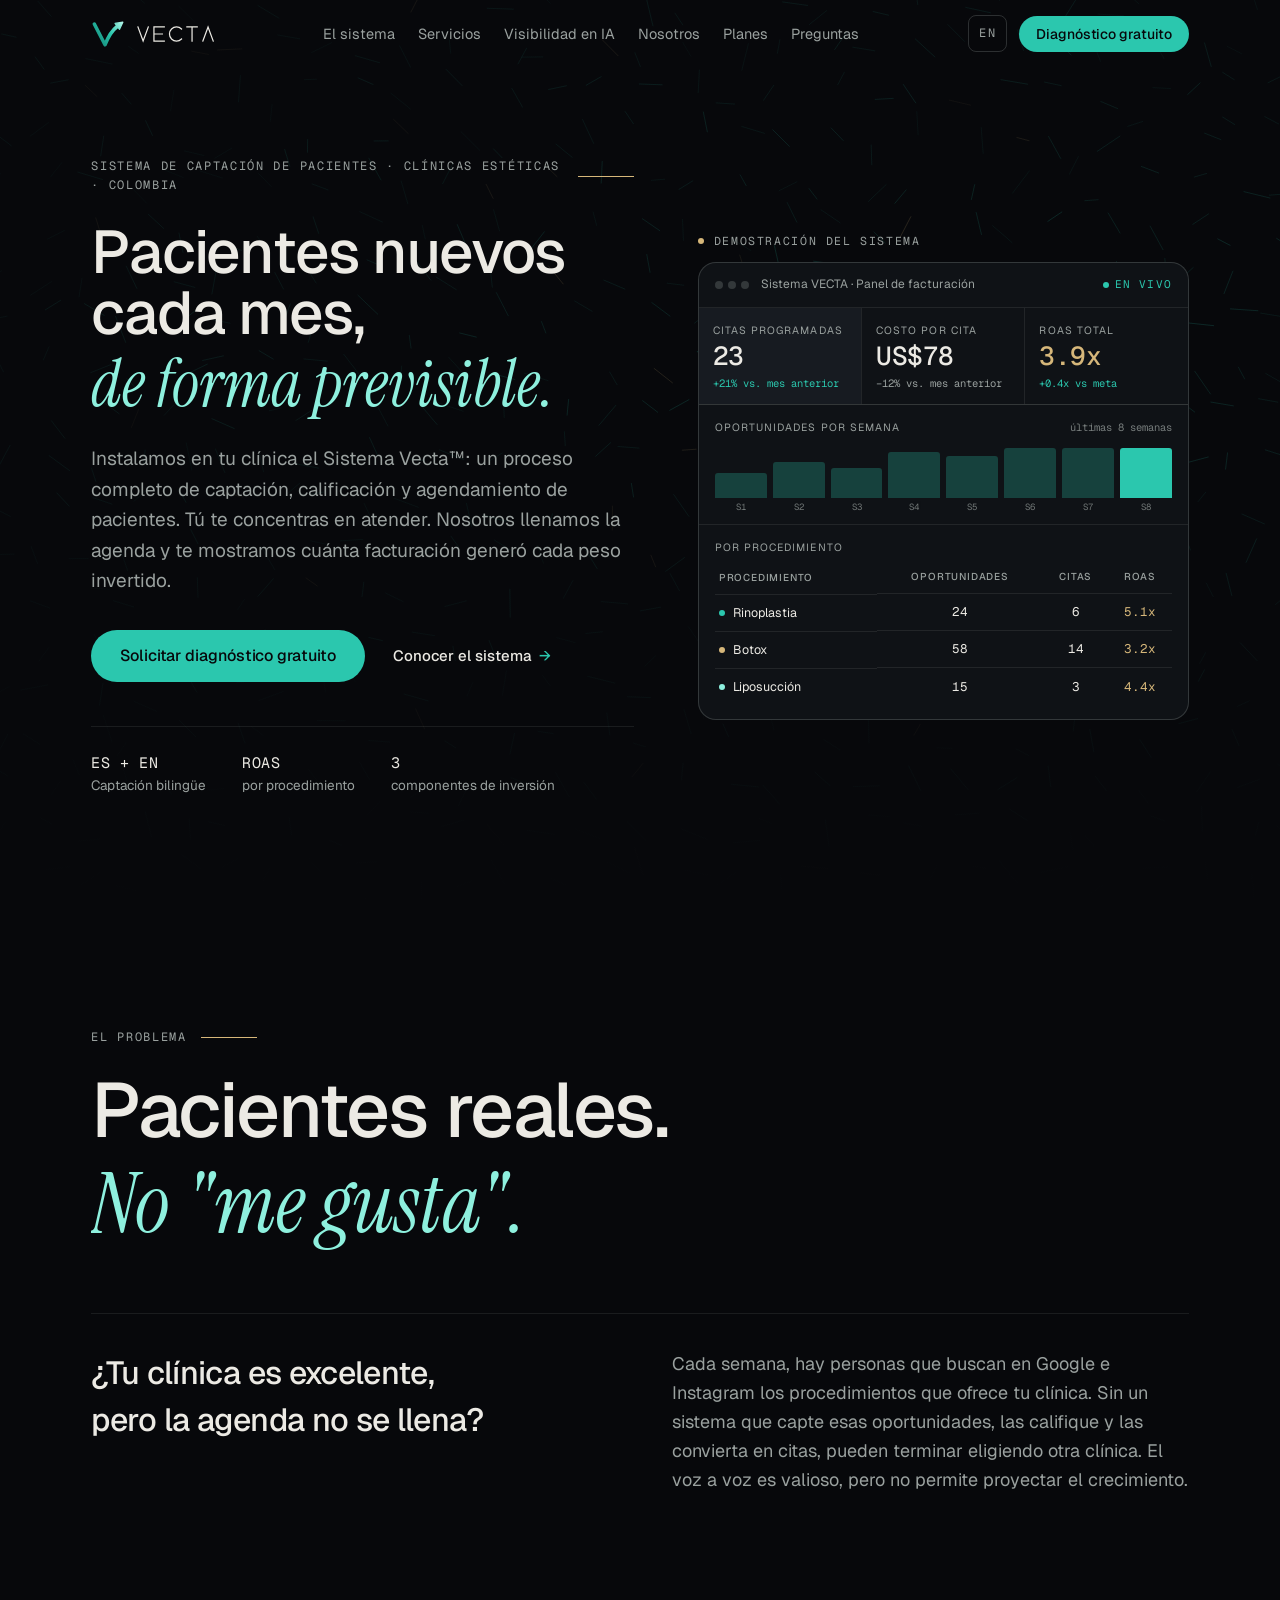
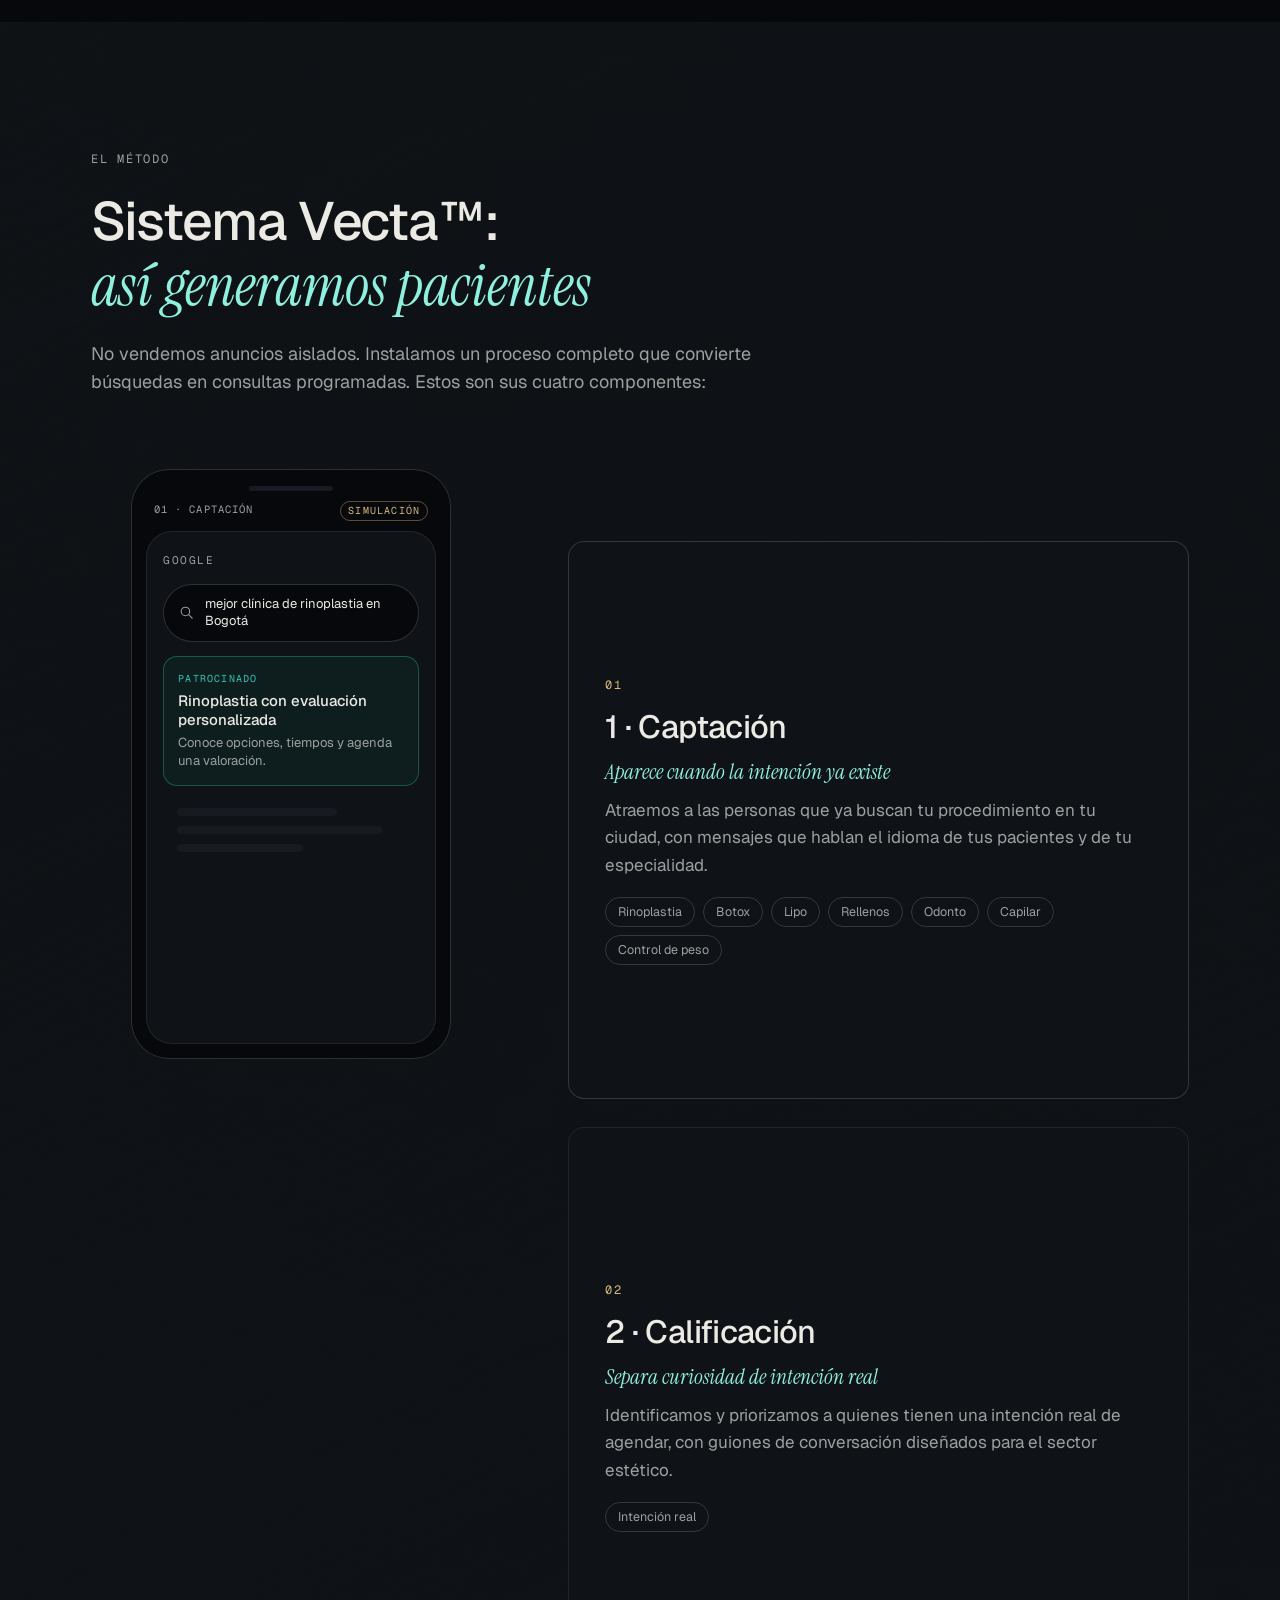
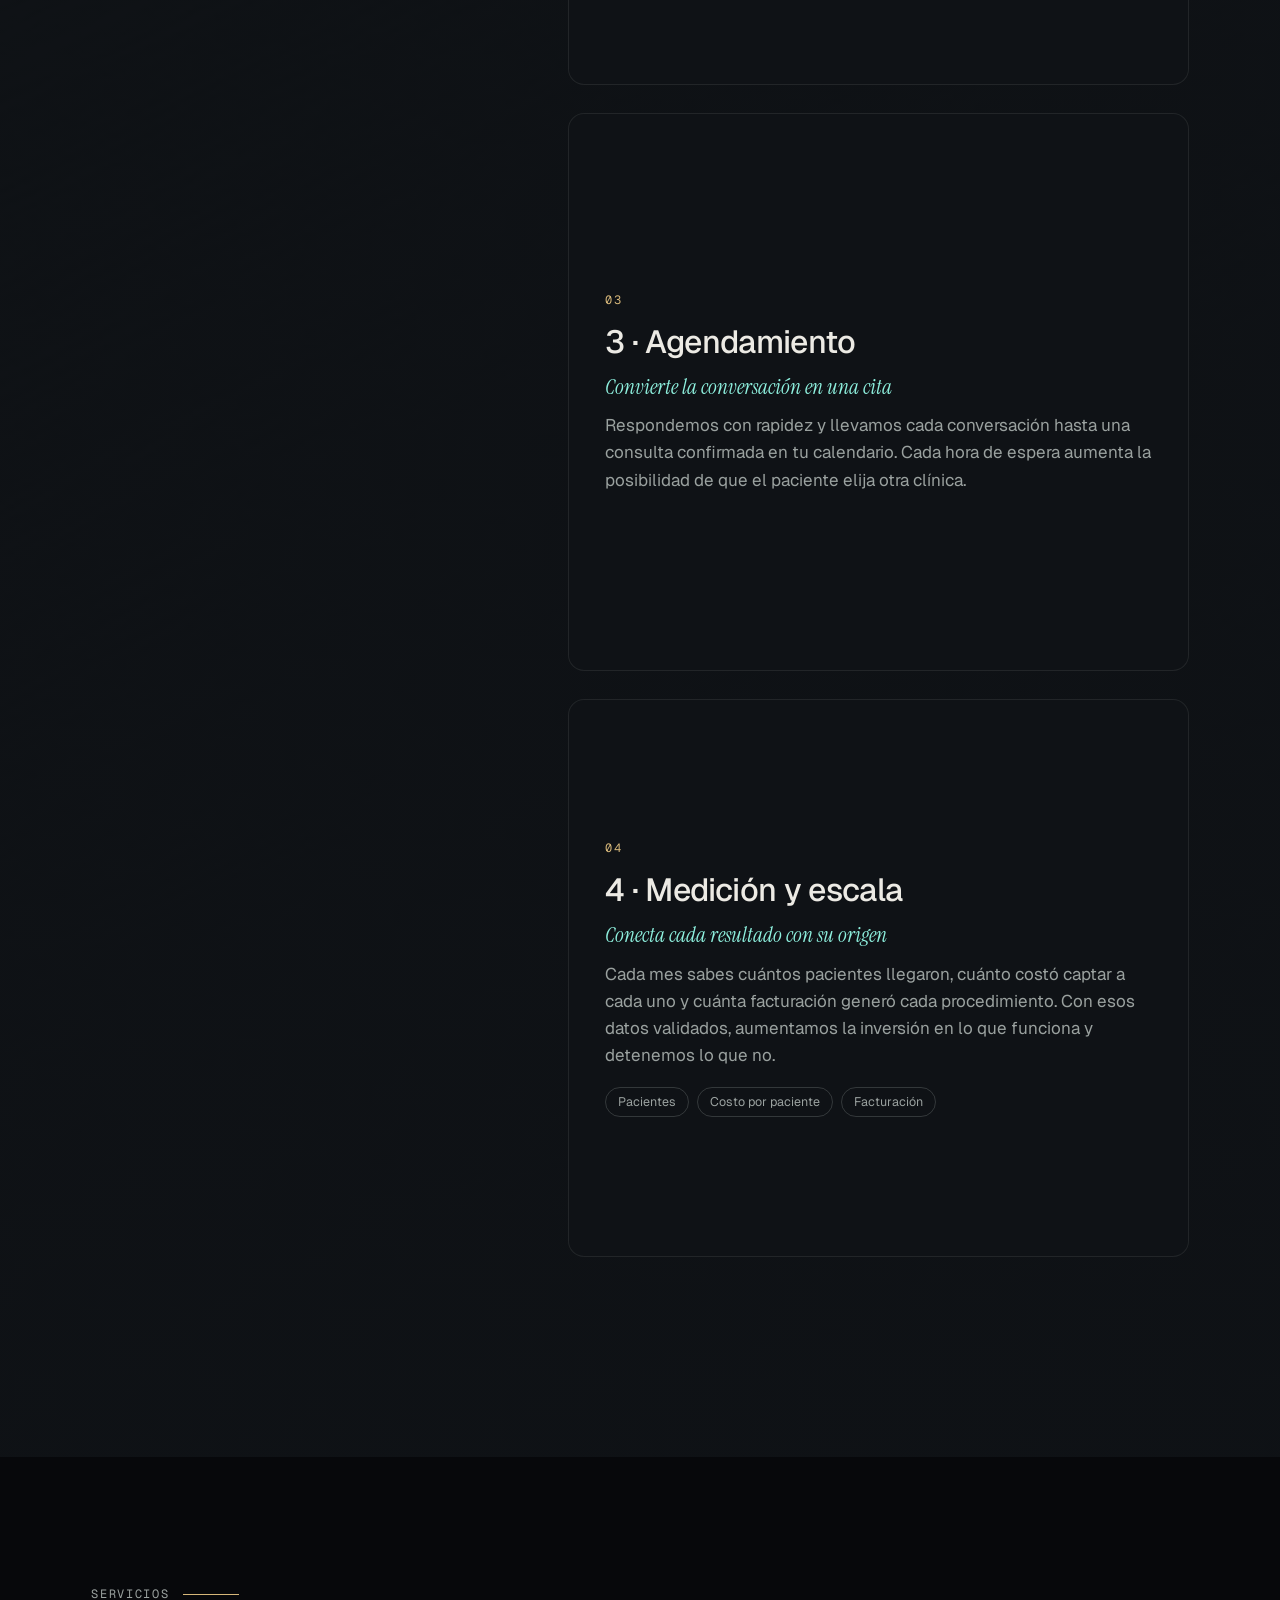
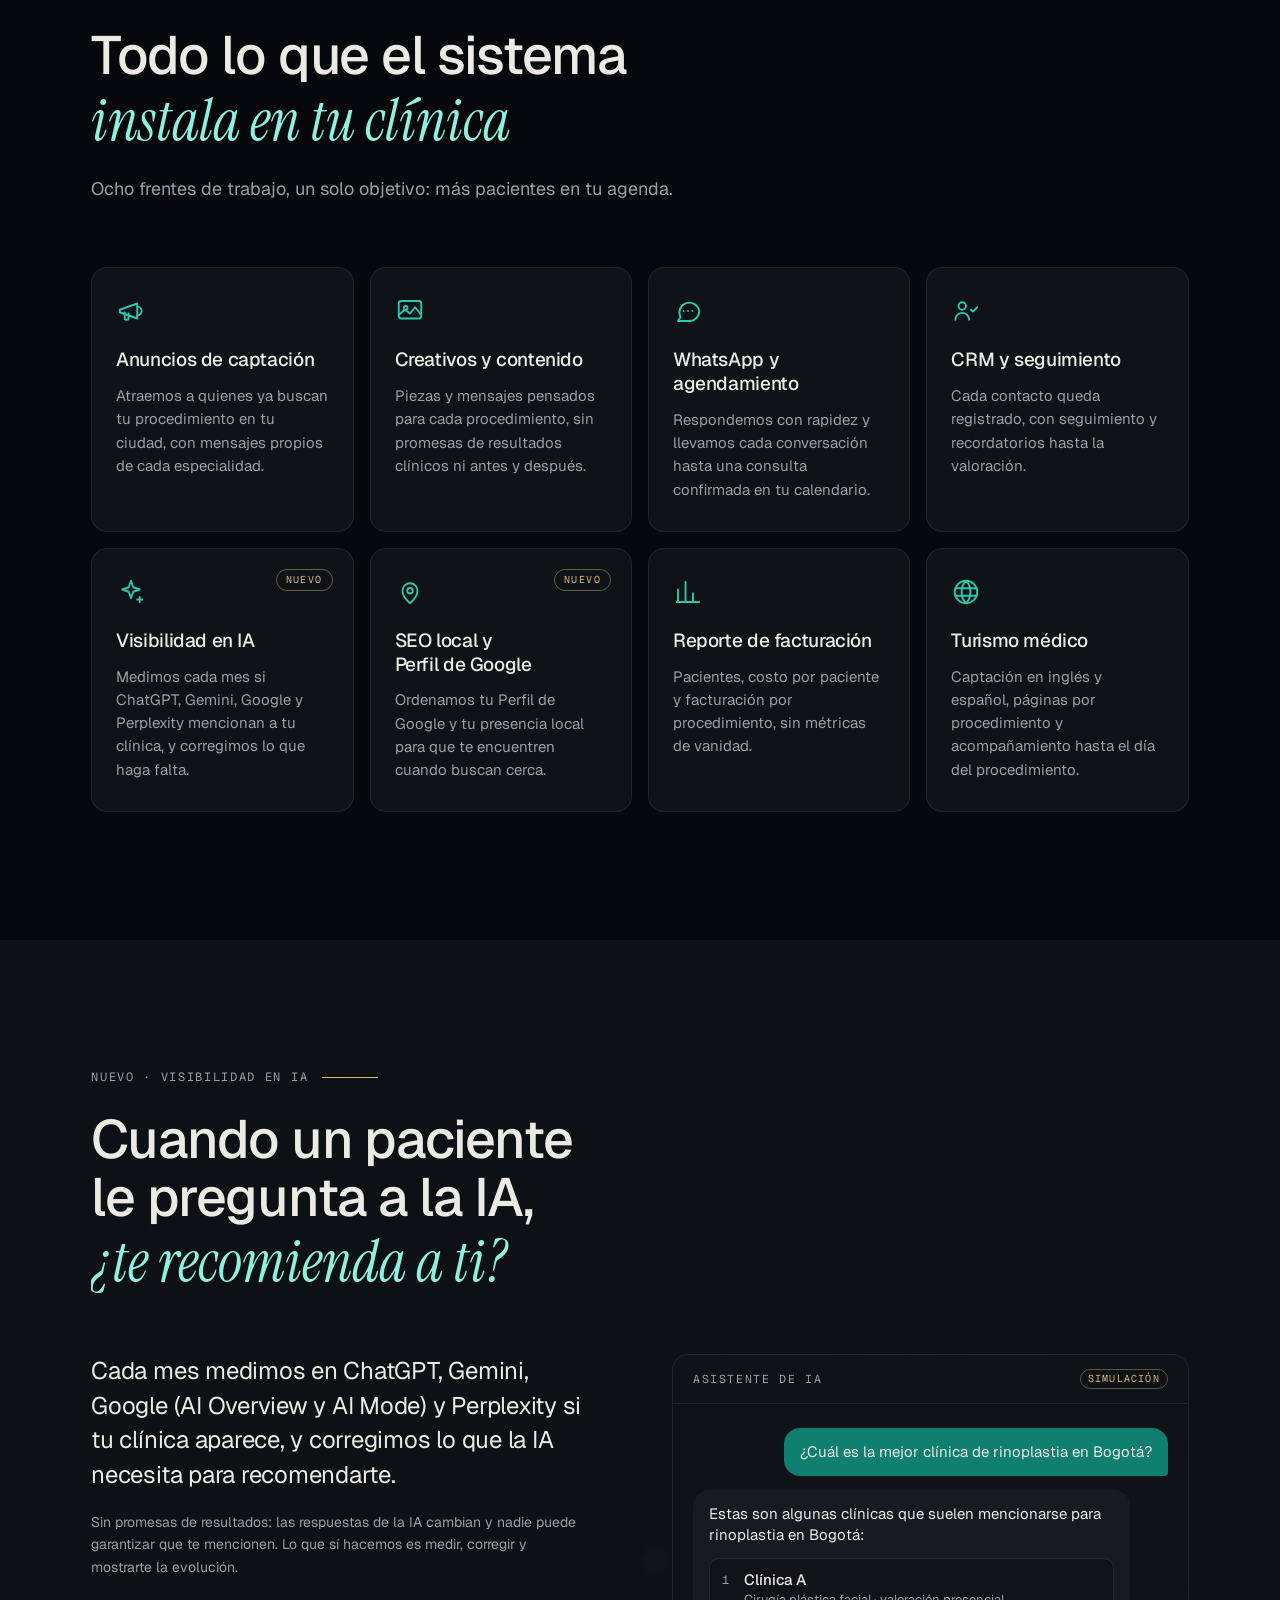
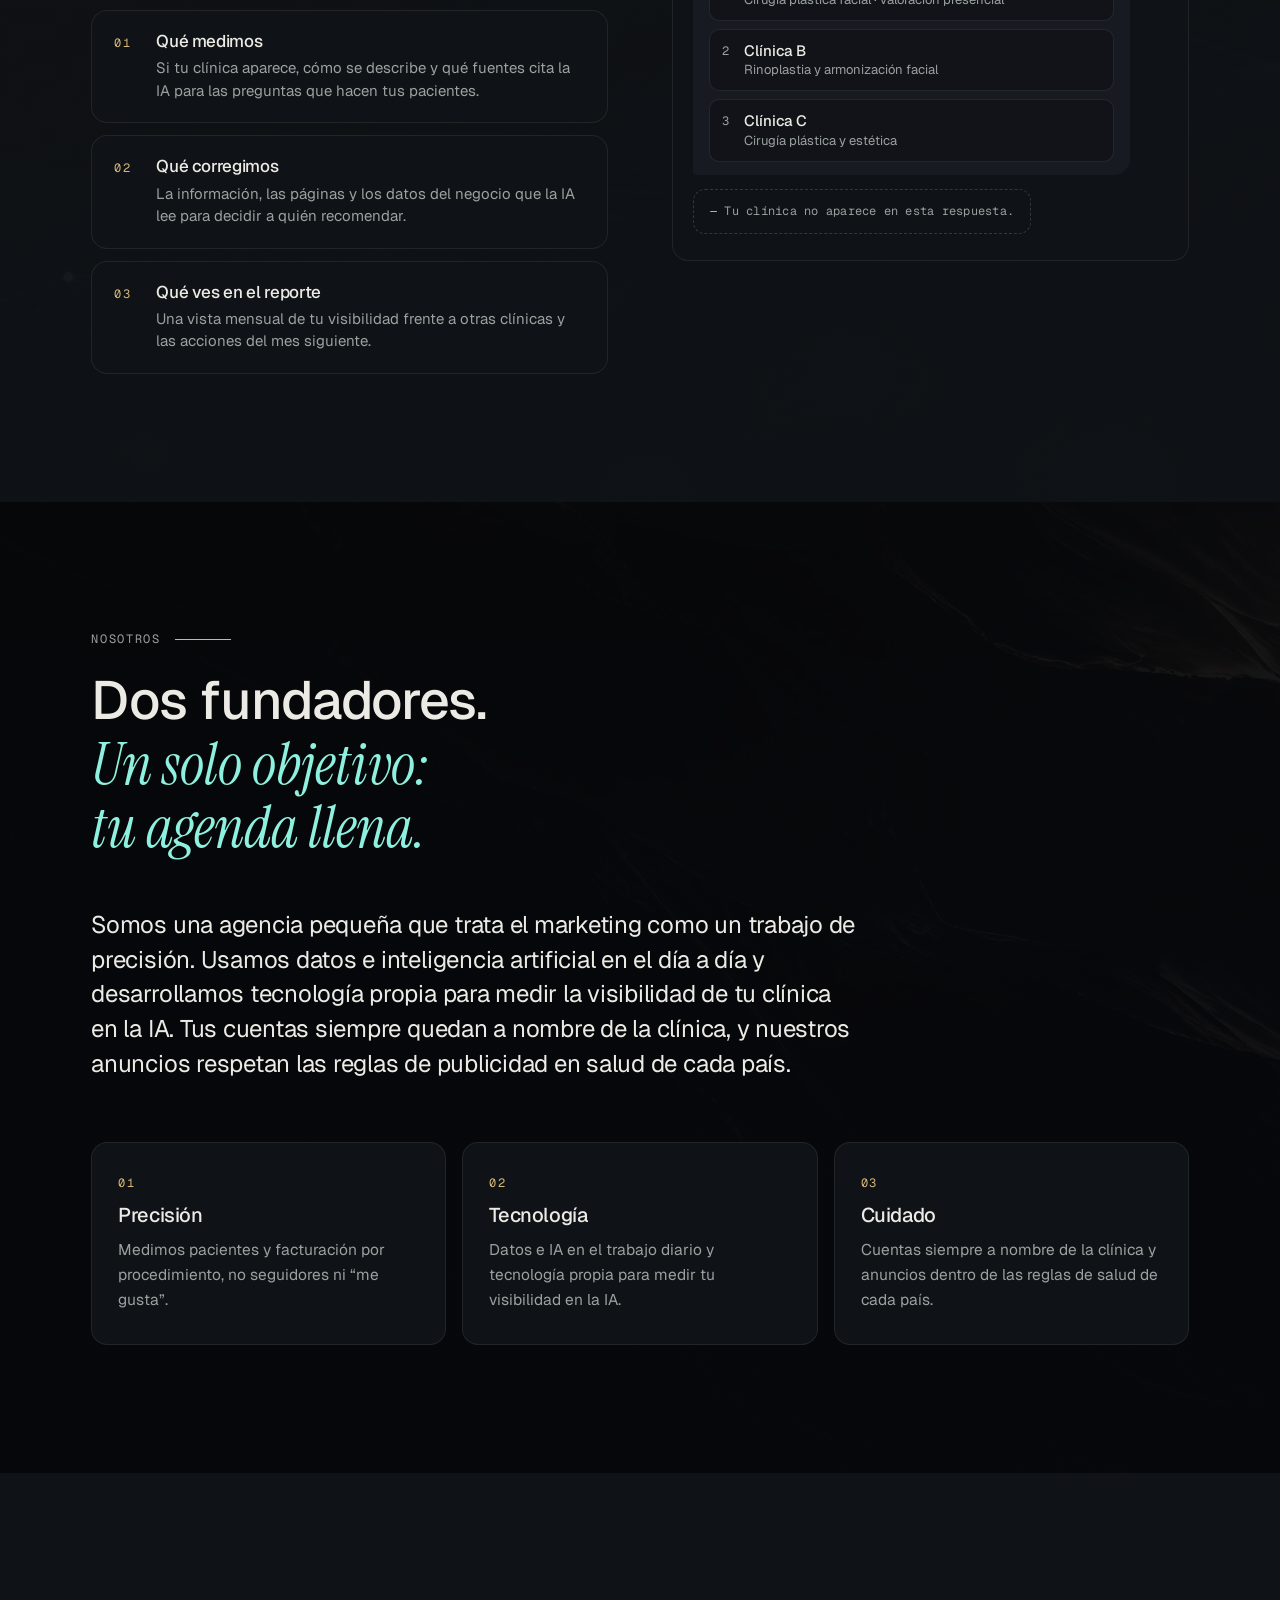
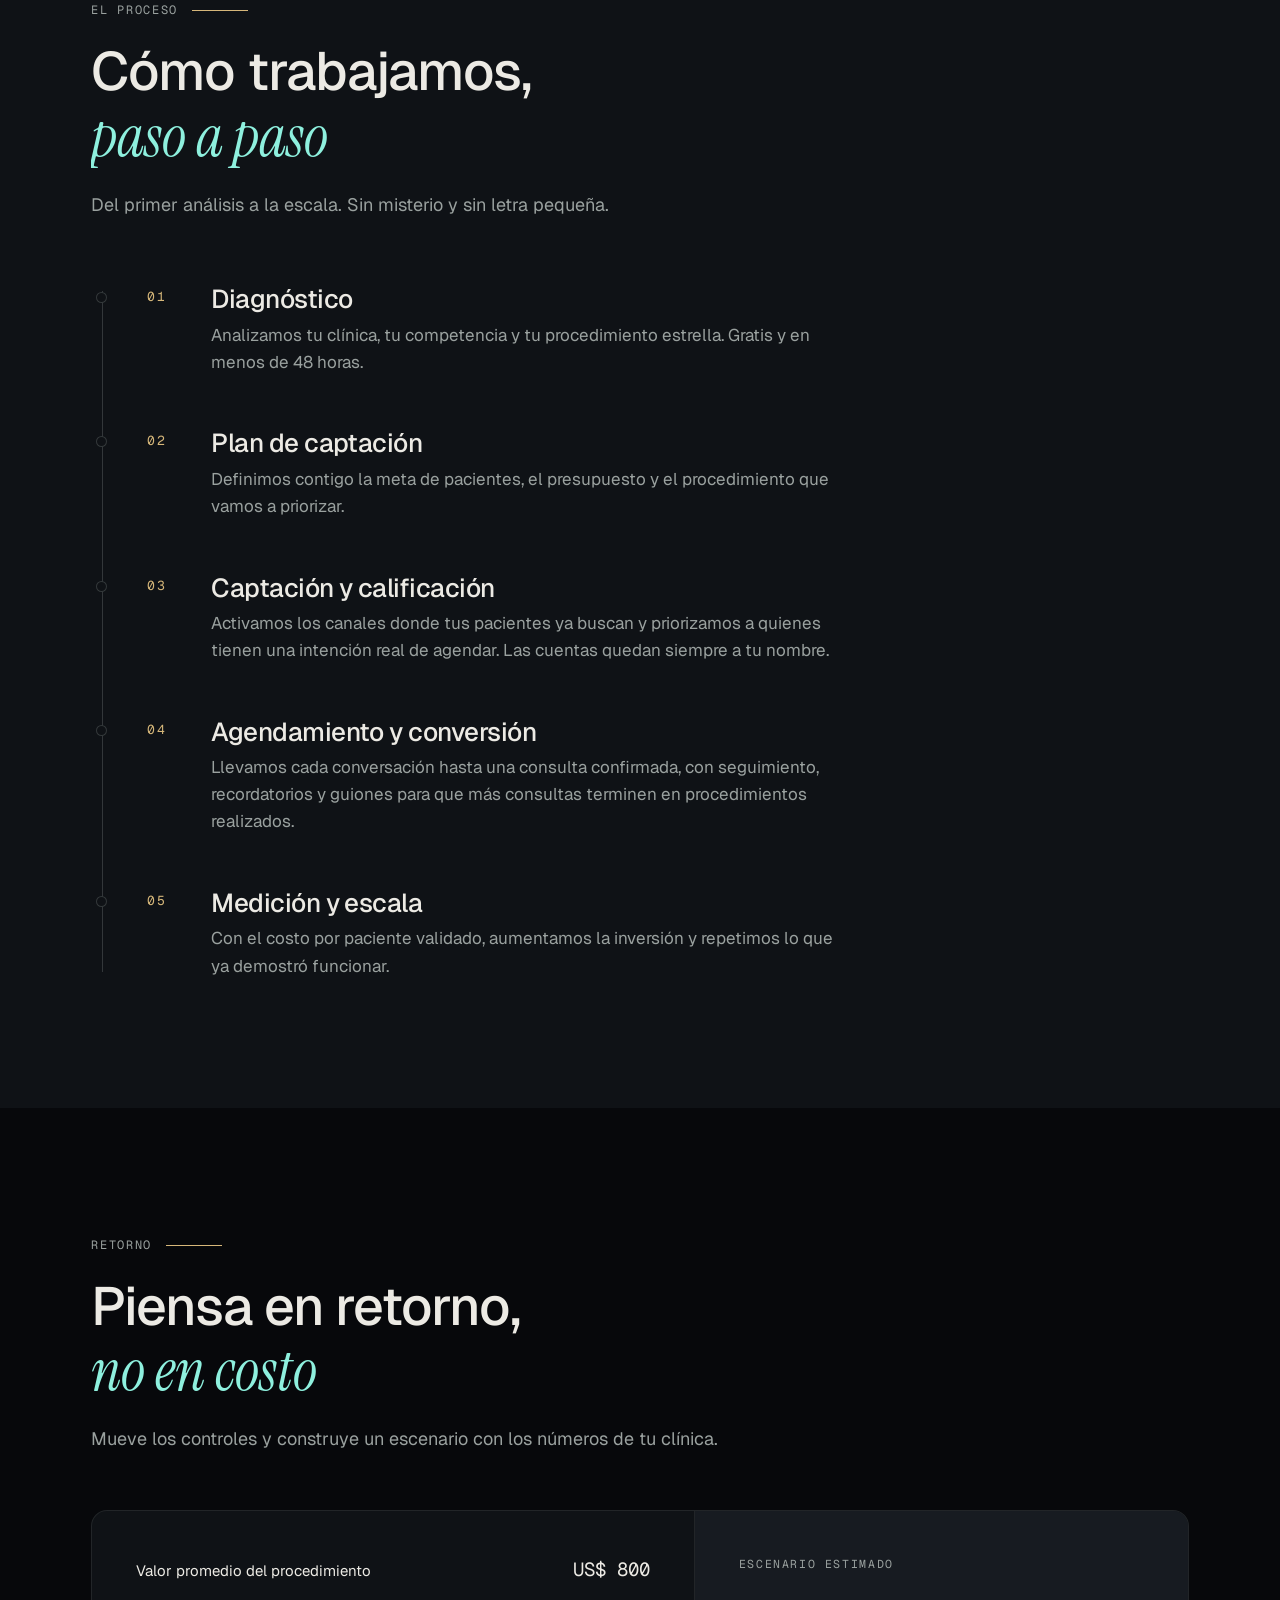
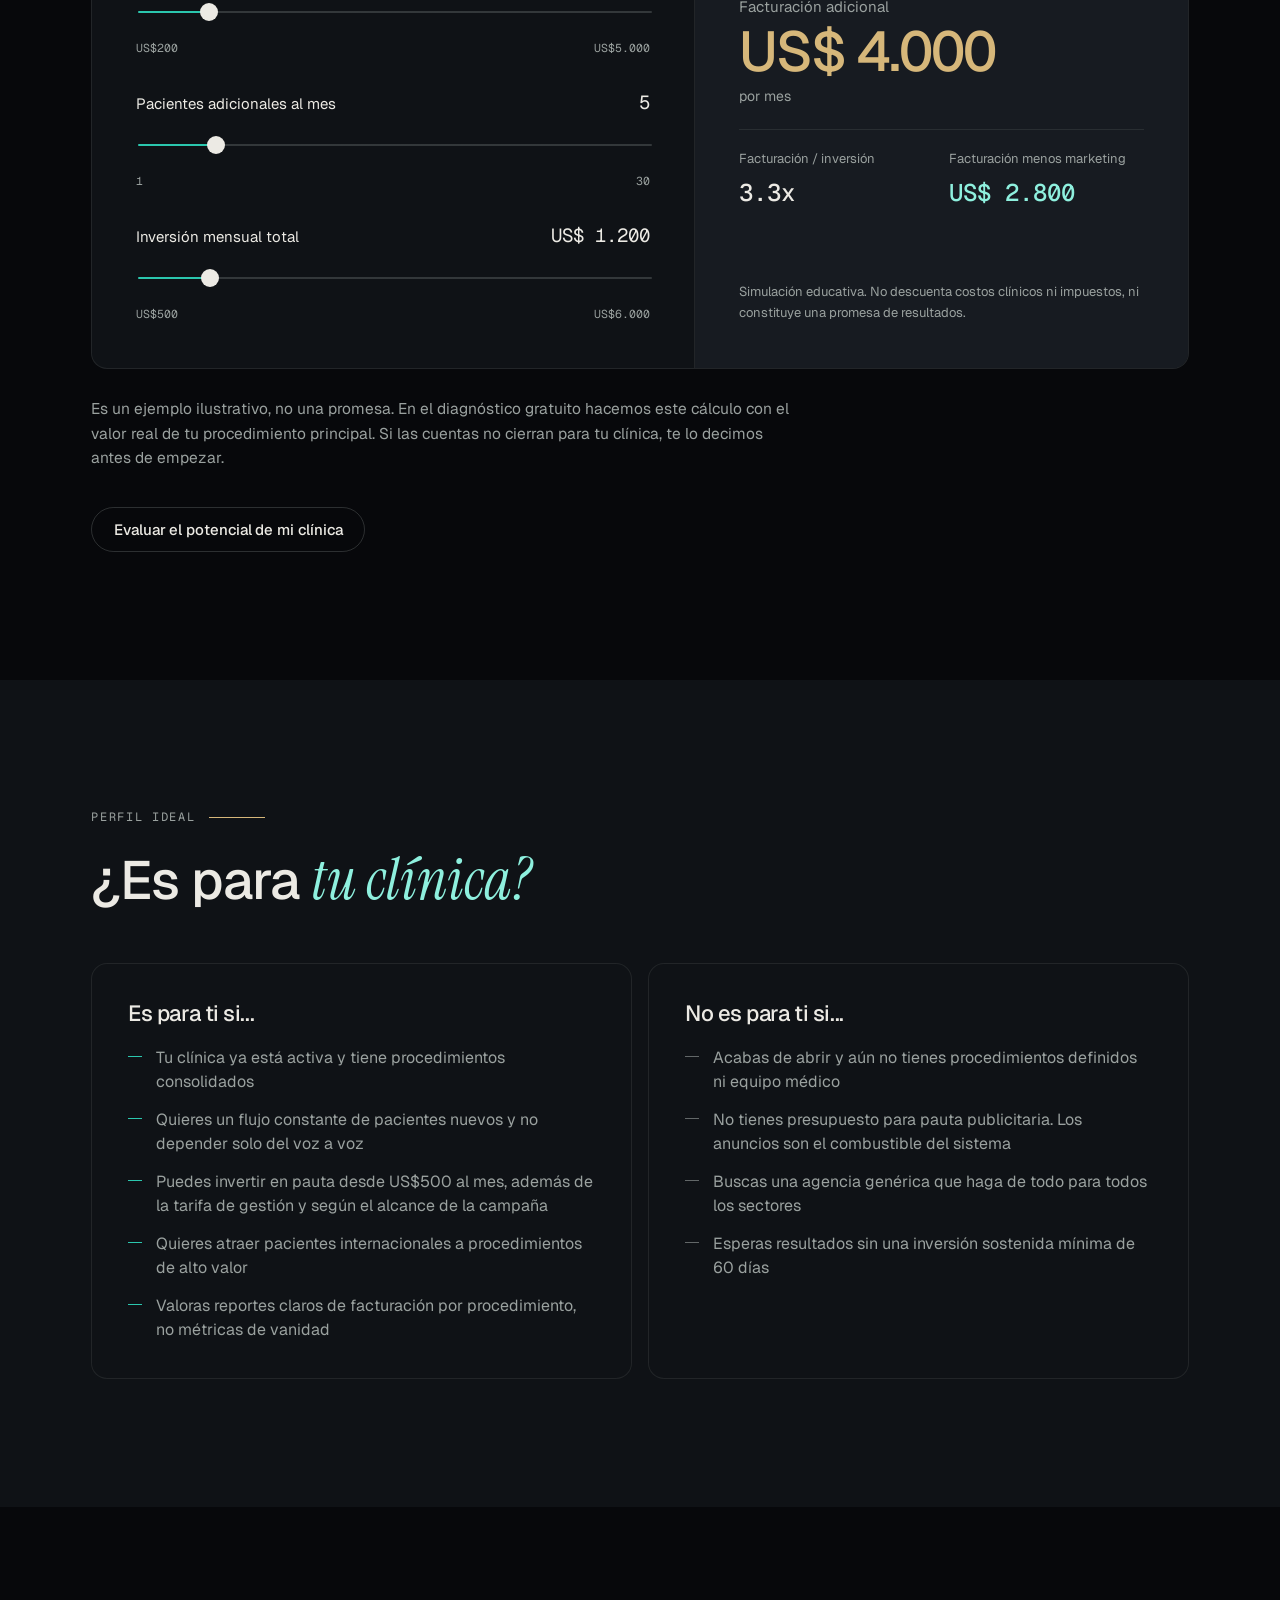
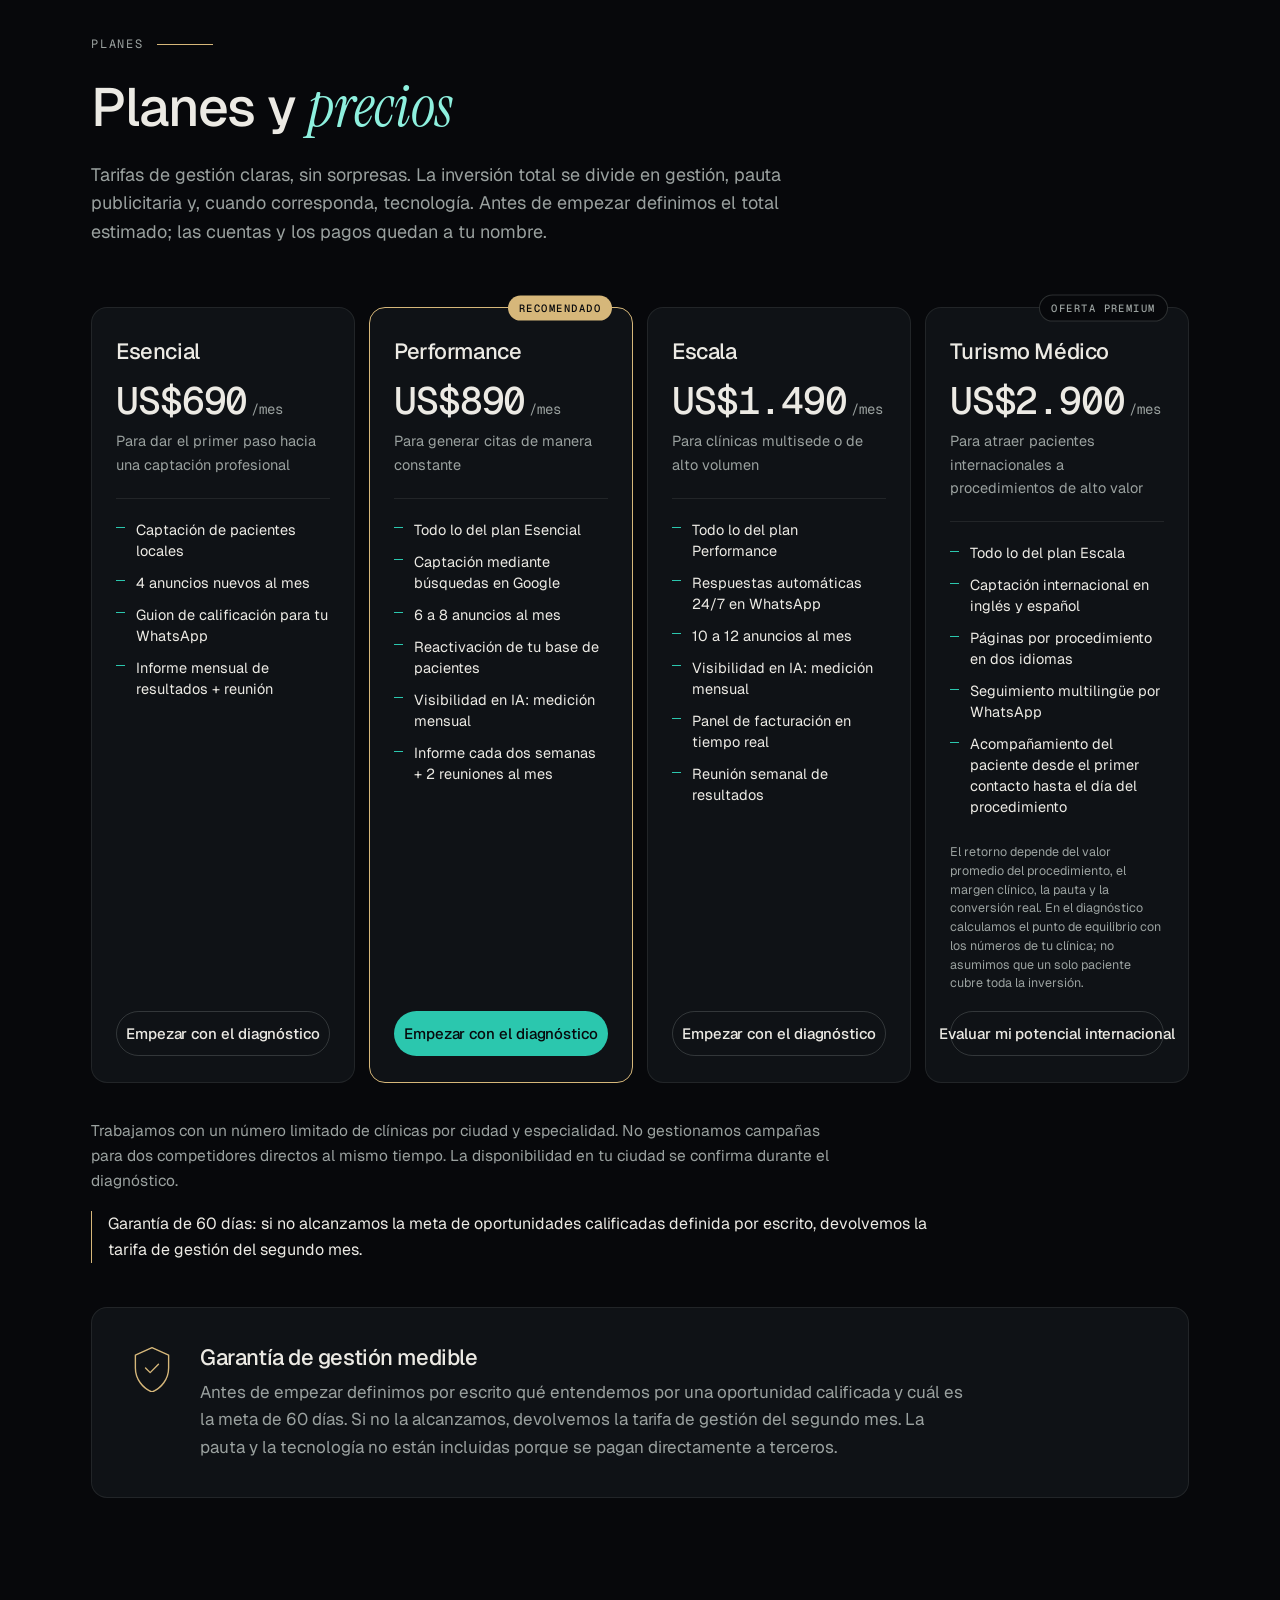
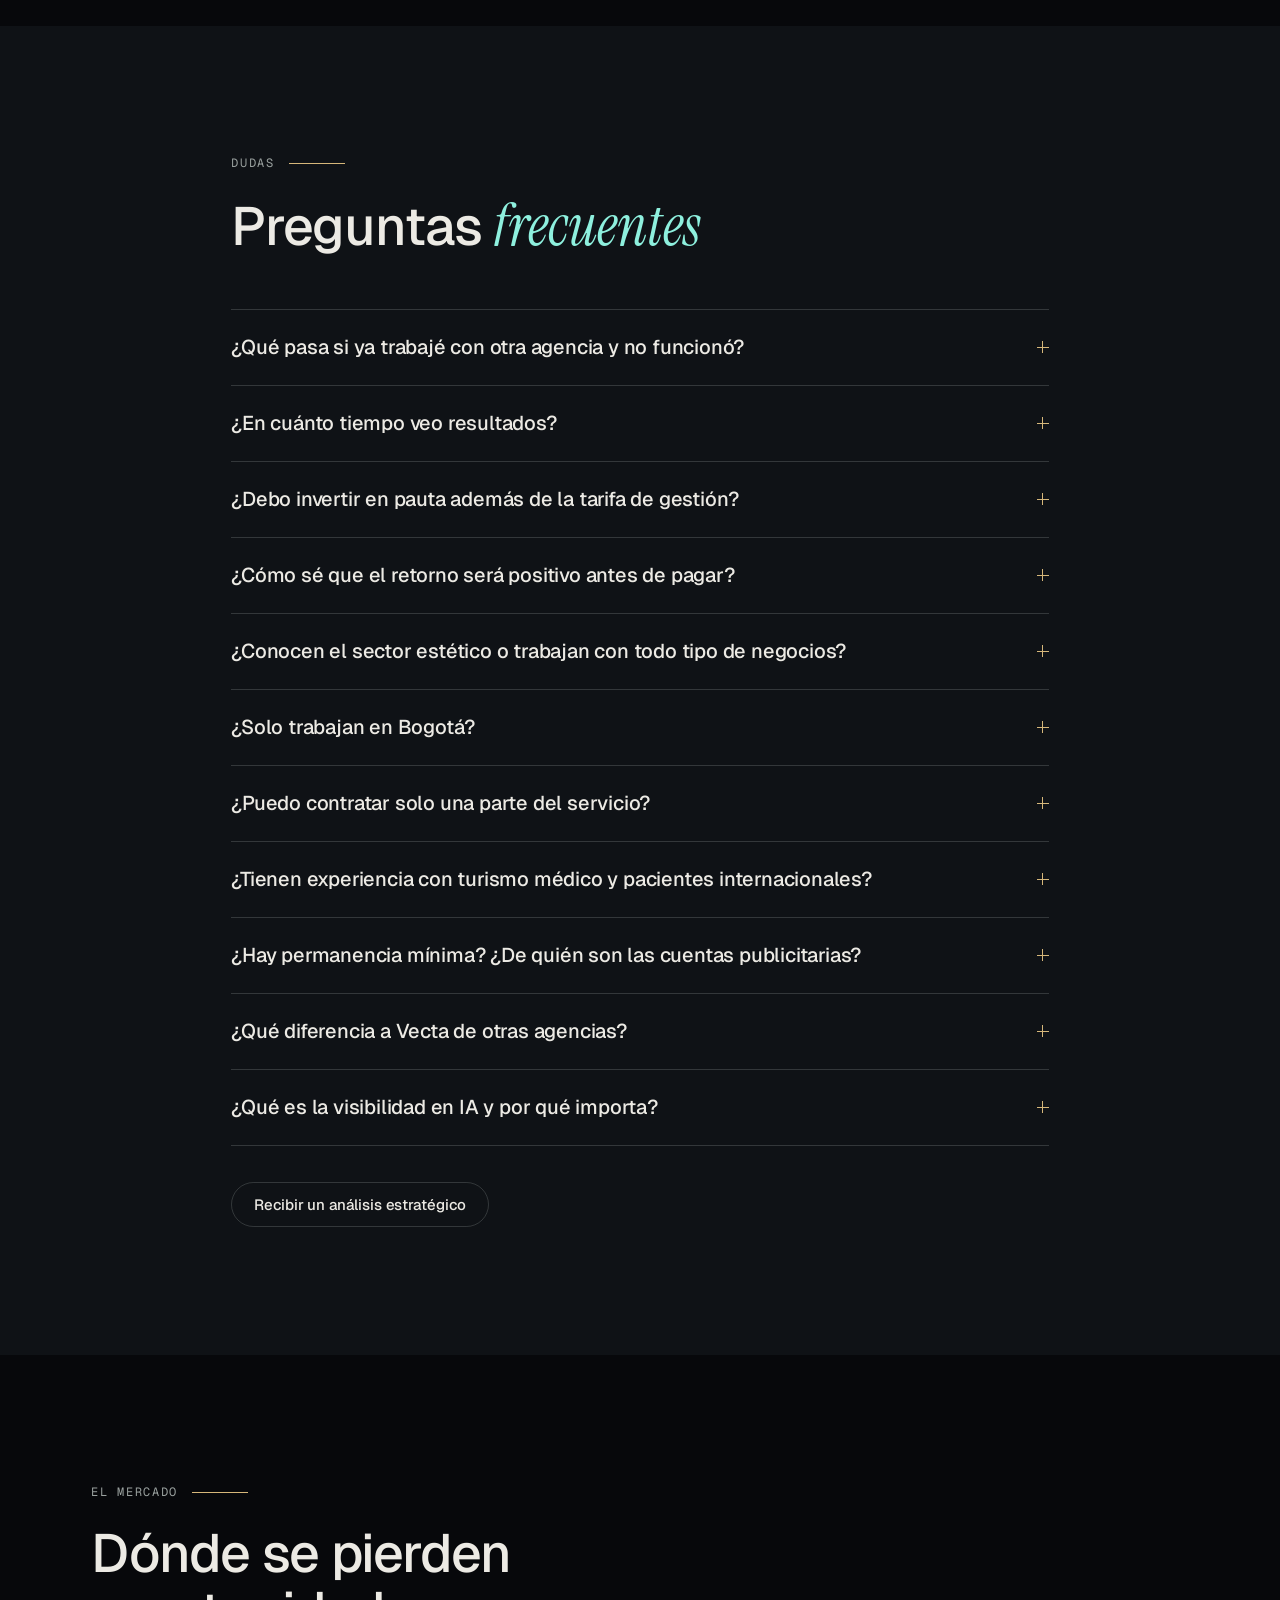
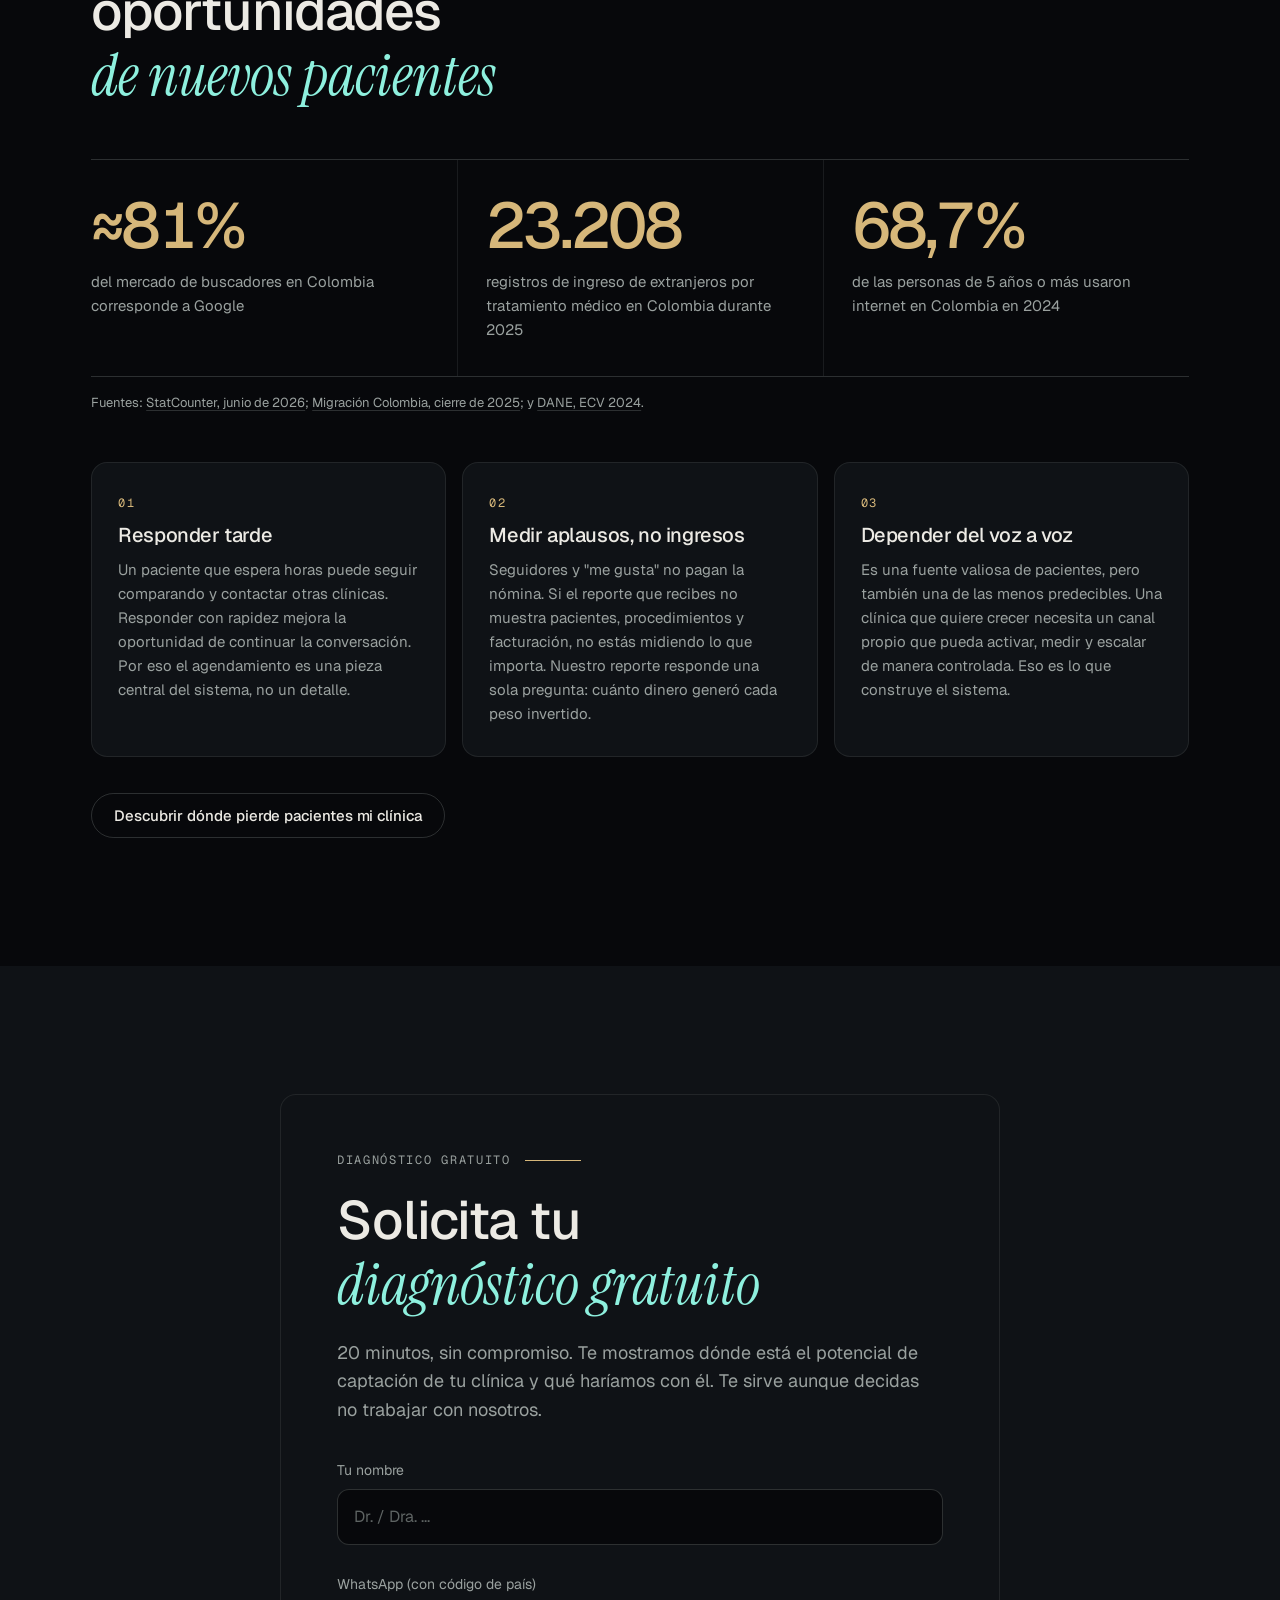
<file: index.html>
<!DOCTYPE html>
<html lang="es">
<head>
<meta charset="UTF-8">
<meta name="viewport" content="width=device-width, initial-scale=1.0">
<meta name="color-scheme" content="dark">
<meta name="theme-color" content="#07080B">
<script>document.documentElement.className+=' js';</script>

<title>VECTA | Pacientes previsibles para clínicas estéticas</title>
<meta name="description" content="Sistema de captación de pacientes para clínicas estéticas, dentales y médicas privadas en Colombia y América Latina. Diagnóstico gratuito, tarifas claras e informe de facturación por procedimiento.">
<link rel="canonical" href="https://www.vectamkt.com/">

<!-- Open Graph / previews -->
<meta property="og:type" content="website">
<meta property="og:site_name" content="Vecta">
<meta property="og:title" content="VECTA | Pacientes previsibles para clínicas estéticas">
<meta property="og:description" content="Sistema de captación de pacientes para clínicas estéticas, dentales y médicas privadas en Colombia y América Latina. Diagnóstico gratuito y tarifas claras.">
<meta property="og:url" content="https://www.vectamkt.com/">
<meta property="og:image" content="https://www.vectamkt.com/brand/og-image.png">
<meta property="og:image:width" content="1200">
<meta property="og:image:height" content="630">
<meta property="og:locale" content="es_CO">
<meta name="twitter:card" content="summary_large_image">
<meta name="twitter:title" content="VECTA | Pacientes previsibles para clínicas estéticas">
<meta name="twitter:description" content="Sistema de captación de pacientes para clínicas estéticas, dentales y médicas privadas en Colombia y América Latina.">
<meta name="twitter:image" content="https://www.vectamkt.com/brand/og-image.png">

<link rel="icon" type="image/svg+xml" href="brand/favicon.svg">
<link rel="icon" type="image/png" sizes="32x32" href="brand/favicon-32.png">
<link rel="apple-touch-icon" sizes="180x180" href="brand/apple-touch-icon-180.png">

<link rel="preconnect" href="https://fonts.googleapis.com">
<link rel="preconnect" href="https://fonts.gstatic.com" crossorigin>
<link href="https://fonts.googleapis.com/css2?family=Geist:wght@400;500;600&family=Geist+Mono:wght@400;500&family=Instrument+Serif:ital@0;1&display=swap" rel="stylesheet">
<link rel="stylesheet" href="styles.css">

<!-- Google Analytics 4 (GA4) — igual que el sitio actual -->
<script async src="https://www.googletagmanager.com/gtag/js?id=G-M0GP2T5FTZ"></script>
<script>
  window.dataLayer = window.dataLayer || [];
  function gtag(){dataLayer.push(arguments);}
  gtag('js', new Date());
  gtag('config', 'G-M0GP2T5FTZ');
</script>

<!-- Meta Pixel — igual que el sitio actual -->
<script>
  !function(f,b,e,v,n,t,s){if(f.fbq)return;n=f.fbq=function(){n.callMethod?
  n.callMethod.apply(n,arguments):n.queue.push(arguments)};if(!f._fbq)f._fbq=n;
  n.push=n;n.loaded=!0;n.version='2.0';n.queue=[];t=b.createElement(e);t.async=!0;
  t.src=v;s=b.getElementsByTagName(e)[0];s.parentNode.insertBefore(t,s)}(window,document,'script',
  'https://connect.facebook.net/en_US/fbevents.js');
  fbq('init', '2005516080078429');
  fbq('track', 'PageView');
</script>
<noscript><img height="1" width="1" style="display:none" alt="" src="https://www.facebook.com/tr?id=2005516080078429&ev=PageView&noscript=1"/></noscript>

<!-- Dados estruturados (Schema.org) -->
<script type="application/ld+json">
{
  "@context": "https://schema.org",
  "@graph": [
    {
      "@type": "Organization",
      "@id": "https://www.vectamkt.com/#organization",
      "name": "Vecta",
      "url": "https://www.vectamkt.com/",
      "logo": "https://www.vectamkt.com/brand/icon-512.png",
      "image": "https://www.vectamkt.com/brand/og-image.png",
      "email": "contacto@vectamkt.com",
      "description": "Sistema de captación de pacientes para clínicas del sector estético en Colombia.",
      "areaServed": [
        { "@type": "City", "name": "Bogotá" },
        { "@type": "City", "name": "Medellín" },
        { "@type": "City", "name": "Cali" },
        { "@type": "Country", "name": "Colombia" }
      ],
      "knowsLanguage": ["es", "en"]
    },
    {
      "@type": "WebSite",
      "@id": "https://www.vectamkt.com/#website",
      "url": "https://www.vectamkt.com/",
      "name": "Vecta",
      "inLanguage": "es-CO",
      "publisher": { "@id": "https://www.vectamkt.com/#organization" }
    },
    {
      "@type": "Service",
      "name": "Sistema Vecta - Captación de pacientes para clínicas estéticas",
      "provider": { "@id": "https://www.vectamkt.com/#organization" },
      "serviceType": "Marketing de captación de pacientes",
      "areaServed": { "@type": "Country", "name": "Colombia" },
      "audience": {
        "@type": "Audience",
        "audienceType": "Clínicas de medicina estética, cirugía plástica, dermatología estética, odontología estética, trasplante capilar y medicina para bajar de peso"
      },
      "hasOfferCatalog": {
        "@type": "OfferCatalog",
        "name": "Planes Vecta",
        "itemListElement": [
          { "@type": "Offer", "name": "Esencial", "price": "690", "priceCurrency": "USD", "description": "Captación de pacientes locales, 4 anuncios al mes, guion de calificación y reporte mensual." },
          { "@type": "Offer", "name": "Performance", "price": "890", "priceCurrency": "USD", "description": "Todo lo del plan Esencial más captación en búsquedas de Google, 6 a 8 anuncios al mes y reporte quincenal." },
          { "@type": "Offer", "name": "Escala", "price": "1490", "priceCurrency": "USD", "description": "Para clínicas multi-sede: atención automática en WhatsApp, 10 a 12 anuncios al mes y panel de facturación." },
          { "@type": "Offer", "name": "Turismo Médico", "price": "2900", "priceCurrency": "USD", "description": "Captación internacional bilingüe y acompañamiento del paciente hasta el día del procedimiento." }
        ]
      }
    }
  ]
}
</script>
</head>
<body>

<a class="skip-link" href="#contenido" data-i18n="skip">Saltar al contenido</a>

<!-- ===== 1. HEADER ===== -->
<header class="nav" id="siteNav">
  <div class="container nav-inner">
    <a href="#inicio" class="lockup" aria-label="Vecta">
      <svg class="lockup-mark" viewBox="55 33 420 420" aria-hidden="true" focusable="false">
        <defs>
          <linearGradient id="vgH" x1="96" y1="376" x2="452" y2="92" gradientUnits="userSpaceOnUse">
            <stop offset="0" stop-color="#0F7F70"/><stop offset=".55" stop-color="#2BC7AE"/><stop offset="1" stop-color="#B5F7EA"/>
          </linearGradient>
        </defs>
        <path class="mk-stroke" pathLength="1" d="M96 120 L228 376 C262 290 318 196 378 150" fill="none" stroke="url(#vgH)" stroke-width="44" stroke-linecap="round" stroke-linejoin="round"/>
        <path class="mk-arrow" d="M447.8 96.4 L407.6 185.3 L351.6 112.3 Z" fill="url(#vgH)" stroke="url(#vgH)" stroke-width="16" stroke-linejoin="round"/>
      </svg>
      <svg class="lockup-word" viewBox="-2 -2 164 34" aria-hidden="true" focusable="false">
        <g fill="none" stroke="#ECEAE4" stroke-width="2.6" stroke-linecap="square" stroke-linejoin="miter"><polyline points="0,0 11,30 22,0"/><path d="M56 0H34V30H56M34 15H52"/><path d="M92.6 4.4A15 15 0 1 0 92.6 25.6"/><path d="M104 0H126M115 0V30"/><polyline points="138,30 149,0 160,30"/></g>
      </svg>
    </a>
    <nav class="nav-links" aria-label="Principal">
      <a href="#sistema" data-i18n="nav_sistema">El sistema</a>
      <a href="#servicios" data-i18n="nav_servicios">Servicios</a>
      <a href="#ia" data-i18n="nav_ia">Visibilidad en IA</a>
      <a href="#nosotros" data-i18n="nav_nosotros">Nosotros</a>
      <a href="#planes" data-i18n="nav_planes">Planes</a>
      <a href="#faq" data-i18n="nav_faq">Preguntas</a>
    </nav>
    <div class="nav-actions">
      <button id="langToggle" class="lang" type="button" aria-label="Cambiar idioma" data-i18n-aria="lang_aria">EN</button>
      <a href="#contacto" class="btn btn-primary btn-sm" data-i18n="nav_cta">Diagnóstico gratuito</a>
      <button class="menu-toggle" id="menuToggle" type="button" aria-expanded="false" aria-controls="mobileMenu" aria-label="Abrir menú">
        <span></span><span></span>
      </button>
    </div>
  </div>
  <nav class="mobile-menu" id="mobileMenu" aria-label="Navegación móvil" hidden>
    <a href="#sistema" data-i18n="nav_sistema">El sistema</a>
    <a href="#servicios" data-i18n="nav_servicios">Servicios</a>
    <a href="#ia" data-i18n="nav_ia">Visibilidad en IA</a>
    <a href="#nosotros" data-i18n="nav_nosotros">Nosotros</a>
    <a href="#planes" data-i18n="nav_planes">Planes</a>
    <a href="#faq" data-i18n="nav_faq">Preguntas</a>
    <a href="#contacto" class="btn btn-primary" data-i18n="nav_cta">Diagnóstico gratuito</a>
  </nav>
</header>

<main id="contenido">

<!-- ===== 2. INICIO ===== -->
<section class="hero" id="inicio">
  <div class="hero-bg" aria-hidden="true">
    <canvas id="vectorField"></canvas>
    <video id="heroVideo" muted loop playsinline autoplay preload="none" data-src="assets/hero.mp4" data-poster="assets/hero-poster.jpg"></video>
    <div class="hero-shade"></div>
  </div>

  <div class="container hero-inner">
    <div class="hero-text">
      <span class="eyebrow mono" data-i18n="hero_badge">Sistema de captación de pacientes · Clínicas estéticas · Colombia</span>
      <h1 data-lines data-i18n-html="hero_title">Pacientes nuevos cada mes,<br><em>de forma previsible.</em></h1>
      <p class="hero-sub" data-i18n="hero_sub">Instalamos en tu clínica el Sistema Vecta™: un proceso completo de captación, calificación y agendamiento de pacientes. Tú te concentras en atender. Nosotros llenamos la agenda y te mostramos cuánta facturación generó cada peso invertido.</p>
      <div class="hero-cta">
        <a href="#contacto" class="btn btn-primary btn-lg" data-i18n="hero_cta1">Solicitar diagnóstico gratuito</a>
        <a href="#sistema" class="link-arrow" data-i18n="hero_cta2">Conocer el sistema</a>
      </div>
      <dl class="hero-chips">
        <div><dt class="mono">ES + EN</dt><dd data-i18n="hero_t1">Captación bilingüe</dd></div>
        <div><dt class="mono">ROAS</dt><dd data-i18n="hero_t2">por procedimiento</dd></div>
        <div><dt class="mono">3</dt><dd data-i18n="hero_t3">componentes de inversión</dd></div>
      </dl>
    </div>

    <figure class="hero-dash" aria-label="Demostración del sistema" data-i18n-aria="demo_label">
      <figcaption class="demo-label mono"><i aria-hidden="true"></i><span data-i18n="demo_label">Demostración del sistema</span></figcaption>
      <div class="dash" aria-hidden="true">
        <div class="dash-top">
          <span class="dash-dots"><i></i><i></i><i></i></span>
          <span class="dash-title" data-i18n="db_title">Sistema VECTA · Panel de facturación</span>
          <span class="dash-live mono"><i></i><span data-i18n="db_live">En vivo</span></span>
        </div>
        <div class="dash-metrics">
          <div class="dash-m dash-m-main">
            <span class="dash-l" data-i18n="db_l1">Citas programadas</span>
            <b class="mono" data-count="23" data-plain data-dec="0">23</b>
            <small class="up mono" data-i18n="db_d1">+21% vs. mes anterior</small>
          </div>
          <div class="dash-m">
            <span class="dash-l" data-i18n="db_l2">Costo por cita</span>
            <b class="mono" data-count="78" data-plain data-dec="0" data-pre="US$">US$78</b>
            <small class="mono" data-i18n="db_d2">−12% vs. mes anterior</small>
          </div>
          <div class="dash-m">
            <span class="dash-l" data-i18n="db_l3">ROAS total</span>
            <b class="mono gold" data-count="3.9" data-plain data-dec="1" data-suf="x">3.9x</b>
            <small class="up mono" data-i18n="db_d3">+0.4x vs meta</small>
          </div>
        </div>
        <div class="dash-chart">
          <div class="dash-ch"><span class="dash-l" data-i18n="db_chart_t">Oportunidades por semana</span><span class="mono dim" data-i18n="db_period">últimas 8 semanas</span></div>
          <div class="dash-bars">
            <div style="--h:38%"><i></i><span class="mono">S1</span></div>
            <div style="--h:55%"><i></i><span class="mono">S2</span></div>
            <div style="--h:47%"><i></i><span class="mono">S3</span></div>
            <div style="--h:72%"><i></i><span class="mono">S4</span></div>
            <div style="--h:65%"><i></i><span class="mono">S5</span></div>
            <div style="--h:80%"><i></i><span class="mono">S6</span></div>
            <div style="--h:88%"><i></i><span class="mono">S7</span></div>
            <div class="on" style="--h:100%"><i></i><span class="mono">S8</span></div>
          </div>
        </div>
        <div class="dash-table">
          <span class="dash-l" data-i18n="db_proc_t">Por procedimiento</span>
          <table>
            <thead><tr><th data-i18n="db_th1">Procedimiento</th><th data-i18n="db_th2">Oportunidades</th><th data-i18n="db_th3">Citas</th><th>ROAS</th></tr></thead>
            <tbody>
              <tr><td><i style="background:var(--jade)"></i><span data-i18n="db_p1">Rinoplastia</span></td><td class="mono">24</td><td class="mono">6</td><td class="mono gold">5.1x</td></tr>
              <tr><td><i style="background:var(--champanhe)"></i><span data-i18n="db_p2">Botox</span></td><td class="mono">58</td><td class="mono">14</td><td class="mono gold">3.2x</td></tr>
              <tr><td><i style="background:var(--jade-luz)"></i><span data-i18n="db_p3">Liposucción</span></td><td class="mono">15</td><td class="mono">3</td><td class="mono gold">4.4x</td></tr>
            </tbody>
          </table>
        </div>
      </div>
    </figure>
  </div>
</section>

<!-- ===== 3. EL PROBLEMA ===== -->
<section class="sec problem" id="problema">
  <div class="container">
    <span class="eyebrow mono" data-i18n="eyebrow_prob">El problema</span>
    <h2 class="display" data-lines data-i18n-html="stmt1">Pacientes reales.<br><em>No "me gusta".</em></h2>
    <div class="problem-body">
      <h3 class="lead" data-fade data-i18n="prob_title">¿Tu clínica es excelente, pero la agenda no se llena?</h3>
      <p class="muted" data-fade data-i18n="prob_sub">Cada semana, hay personas que buscan en Google e Instagram los procedimientos que ofrece tu clínica. Sin un sistema que capte esas oportunidades, las califique y las convierta en citas, pueden terminar eligiendo otra clínica. El voz a voz es valioso, pero no permite proyectar el crecimiento.</p>
    </div>
  </div>
</section>

<!-- ===== 4. SISTEMA VECTA ===== -->
<section class="sec sec-alt tex tex-sistema" id="sistema">
  <div class="container">
    <span class="eyebrow mono" data-i18n="eyebrow_sys">El método</span>
    <h2 data-lines data-i18n-html="sys_title">Sistema Vecta™:<br><em>así generamos pacientes</em></h2>
    <p class="section-sub" data-fade data-i18n="sys_sub">No vendemos anuncios aislados. Instalamos un proceso completo que convierte búsquedas en consultas programadas. Estos son sus cuatro componentes:</p>

    <div class="sys" id="sysWrap" data-scene="1">
      <div class="sys-visual" aria-hidden="true">
        <div class="phone-sticky">
          <div class="phone">
            <div class="phone-notch"></div>
            <div class="phone-bar mono"><span id="sceneLabel" data-i18n="scene_l1">01 · Captación</span><span class="sim" data-i18n="scene_demo">Simulación</span></div>
            <div class="phone-screen">

              <div class="scene scene-1">
                <span class="scene-kicker mono">Google</span>
                <div class="s-search">
                  <svg viewBox="0 0 24 24" fill="none" stroke="currentColor" stroke-width="1.5" stroke-linecap="round"><circle cx="10.5" cy="10.5" r="6"/><path d="M15 15l5 5"/></svg>
                  <b data-i18n="scene_search_query">mejor clínica de rinoplastia en Bogotá</b>
                </div>
                <div class="s-result">
                  <small class="mono" data-i18n="scene_sponsored">Patrocinado</small>
                  <strong data-i18n="scene_search_title">Rinoplastia con evaluación personalizada</strong>
                  <p data-i18n="scene_search_text">Conoce opciones, tiempos y agenda una valoración.</p>
                </div>
                <div class="s-ghost"><i></i><i></i><i></i></div>
              </div>

              <div class="scene scene-2">
                <div class="chat-head"><span class="chat-av">V</span><div><strong>Vecta Concierge</strong><small data-i18n="chat_online">en línea</small></div></div>
                <div class="chat-body">
                  <p class="bubble in" data-i18n="scene_chat_1">Hola, quiero saber si soy candidata para una rinoplastia.</p>
                  <p class="bubble out" data-i18n="scene_chat_2">Claro. Te haré 3 preguntas para orientarte mejor.</p>
                  <p class="bubble in" data-i18n="scene_chat_3">Perfecto. Me gustaría decidir en las próximas semanas.</p>
                </div>
                <div class="qual">
                  <span class="mono" data-i18n="scene_profile">Perfil del paciente</span>
                  <div><em class="chip" data-i18n="scene_intent">Intención alta</em><em class="chip" data-i18n="scene_timing">Planea decidir en 30 días</em></div>
                </div>
              </div>

              <div class="scene scene-3">
                <div class="cal-head"><span data-i18n="scene_calendar">Agenda clínica</span><strong class="mono" data-i18n="scene_month">Julio</strong></div>
                <div class="cal-days mono"><span>14</span><span>15</span><span class="on">16</span><span>17</span><span>18</span></div>
                <div class="appt">
                  <svg viewBox="0 0 24 24" fill="none" stroke="currentColor" stroke-width="1.5" stroke-linecap="round" stroke-linejoin="round"><circle cx="12" cy="12" r="9"/><path d="M8 12.5l3 3 5-6"/></svg>
                  <div><strong data-i18n="scene_appointment">Valoración · Rinoplastia</strong><small class="mono" data-i18n="scene_confirmed">10:30 · Confirmada</small></div>
                </div>
                <p class="s-note" data-i18n="scene_reminder">Recordatorio enviado al paciente por WhatsApp.</p>
              </div>

              <div class="scene scene-4">
                <div class="rev-head"><span data-i18n="scene_result">Resultado atribuible</span></div>
                <strong class="rev-val mono" data-i18n="scene_rev_val">US$ 4.800</strong>
                <span class="rev-cap" data-i18n="scene_revenue">Facturación asociada al procedimiento</span>
                <div class="mini-bars"><i style="--h:30%"></i><i style="--h:44%"></i><i style="--h:38%"></i><i style="--h:60%"></i><i style="--h:54%"></i><i style="--h:78%"></i><i style="--h:100%"></i></div>
                <div class="rev-foot"><span class="mono">ROAS</span><strong class="mono gold">4.2x</strong></div>
              </div>

            </div>
          </div>
        </div>
      </div>

      <div class="sys-steps">
        <article class="sys-step is-active card" data-step="1" data-fade>
          <span class="step-n mono">01</span>
          <h3 data-i18n="sys1_t">1 · Captación</h3>
          <p class="step-sub" data-i18n="journey_1_title">Aparece cuando la intención ya existe</p>
          <p data-i18n="sys1_p">Atraemos a las personas que ya buscan tu procedimiento en tu ciudad, con mensajes que hablan el idioma de tus pacientes y de tu especialidad.</p>
          <div class="chips" aria-hidden="true"><span>Rinoplastia</span><span>Botox</span><span>Lipo</span><span>Rellenos</span><span>Odonto</span><span>Capilar</span><span data-i18n="chip_peso">Control de peso</span></div>
        </article>
        <article class="sys-step card" data-step="2" data-fade>
          <span class="step-n mono">02</span>
          <h3 data-i18n="sys2_t">2 · Calificación</h3>
          <p class="step-sub" data-i18n="journey_3_title">Separa curiosidad de intención real</p>
          <p data-i18n="sys2_p">Identificamos y priorizamos a quienes tienen una intención real de agendar, con guiones de conversación diseñados para el sector estético.</p>
          <div class="chips" aria-hidden="true"><span data-i18n="sys2_pill">Intención real</span></div>
        </article>
        <article class="sys-step card" data-step="3" data-fade>
          <span class="step-n mono">03</span>
          <h3 data-i18n="sys3_t">3 · Agendamiento</h3>
          <p class="step-sub" data-i18n="journey_4_title">Convierte la conversación en una cita</p>
          <p data-i18n="sys3_p">Respondemos con rapidez y llevamos cada conversación hasta una consulta confirmada en tu calendario. Cada hora de espera aumenta la posibilidad de que el paciente elija otra clínica.</p>
        </article>
        <article class="sys-step card" data-step="4" data-fade>
          <span class="step-n mono">04</span>
          <h3 data-i18n="sys4_t">4 · Medición y escala</h3>
          <p class="step-sub" data-i18n="journey_5_title">Conecta cada resultado con su origen</p>
          <p data-i18n="sys4_p">Cada mes sabes cuántos pacientes llegaron, cuánto costó captar a cada uno y cuánta facturación generó cada procedimiento. Con esos datos validados, aumentamos la inversión en lo que funciona y detenemos lo que no.</p>
          <div class="chips" aria-hidden="true"><span data-i18n="chip_pac">Pacientes</span><span data-i18n="chip_costo">Costo por paciente</span><span data-i18n="chip_fact">Facturación</span></div>
        </article>
      </div>
    </div>
  </div>
</section>

<!-- ===== 5. SERVICIOS ===== -->
<section class="sec" id="servicios">
  <div class="container">
    <span class="eyebrow mono" data-i18n="eyebrow_serv">Servicios</span>
    <h2 data-lines data-i18n-html="serv_title">Todo lo que el sistema<br><em>instala en tu clínica</em></h2>
    <p class="section-sub" data-fade data-i18n="serv_sub">Ocho frentes de trabajo, un solo objetivo: más pacientes en tu agenda.</p>

    <div class="serv-grid">
      <article class="card serv" data-fade>
        <svg class="ico" viewBox="0 0 24 24" fill="none" stroke="currentColor" stroke-width="1.5" stroke-linecap="round" stroke-linejoin="round" aria-hidden="true"><path d="M3 11l14-5v12L3 13v-2z"/><path d="M17 8.5a3.5 3.5 0 010 7M7 13v5a1 1 0 001 1h1a1 1 0 001-1v-4"/></svg>
        <h3 data-i18n="serv1_t">Anuncios de captación</h3>
        <p data-i18n="serv1_p">Atraemos a quienes ya buscan tu procedimiento en tu ciudad, con mensajes propios de cada especialidad.</p>
      </article>
      <article class="card serv" data-fade>
        <svg class="ico" viewBox="0 0 24 24" fill="none" stroke="currentColor" stroke-width="1.5" stroke-linecap="round" stroke-linejoin="round" aria-hidden="true"><rect x="3" y="4" width="18" height="14" rx="2"/><circle cx="8.5" cy="9.5" r="1.5"/><path d="M3 15l5-4 4 3 4-5 5 6"/></svg>
        <h3 data-i18n="serv2_t">Creativos y contenido</h3>
        <p data-i18n="serv2_p">Piezas y mensajes pensados para cada procedimiento, sin promesas de resultados clínicos ni antes y después.</p>
      </article>
      <article class="card serv" data-fade>
        <svg class="ico" viewBox="0 0 24 24" fill="none" stroke="currentColor" stroke-width="1.5" stroke-linecap="round" stroke-linejoin="round" aria-hidden="true"><path d="M21 12a8 8 0 01-8 8H4l2-3a8 8 0 1115-5z"/><path d="M8.5 12h.01M12 12h.01M15.5 12h.01"/></svg>
        <h3 data-i18n="serv3_t">WhatsApp y agendamiento</h3>
        <p data-i18n="serv3_p">Respondemos con rapidez y llevamos cada conversación hasta una consulta confirmada en tu calendario.</p>
      </article>
      <article class="card serv" data-fade>
        <svg class="ico" viewBox="0 0 24 24" fill="none" stroke="currentColor" stroke-width="1.5" stroke-linecap="round" stroke-linejoin="round" aria-hidden="true"><circle cx="9" cy="8" r="3"/><path d="M3.5 19a5.5 5.5 0 0111 0"/><path d="M16 11l1.5 1.5L21 9"/></svg>
        <h3 data-i18n="serv4_t">CRM y seguimiento</h3>
        <p data-i18n="serv4_p">Cada contacto queda registrado, con seguimiento y recordatorios hasta la valoración.</p>
      </article>
      <article class="card serv" data-fade>
        <span class="tag mono" data-i18n="tag_new">Nuevo</span>
        <svg class="ico" viewBox="0 0 24 24" fill="none" stroke="currentColor" stroke-width="1.5" stroke-linecap="round" stroke-linejoin="round" aria-hidden="true"><path d="M12 3l1.8 5.2L19 10l-5.2 1.8L12 17l-1.8-5.2L5 10l5.2-1.8z"/><path d="M19 16v4M17 18h4"/></svg>
        <h3 data-i18n="serv5_t">Visibilidad en IA</h3>
        <p data-i18n="serv5_p">Medimos cada mes si ChatGPT, Gemini, Google y Perplexity mencionan a tu clínica, y corregimos lo que haga falta.</p>
      </article>
      <article class="card serv" data-fade>
        <span class="tag mono" data-i18n="tag_new">Nuevo</span>
        <svg class="ico" viewBox="0 0 24 24" fill="none" stroke="currentColor" stroke-width="1.5" stroke-linecap="round" stroke-linejoin="round" aria-hidden="true"><path d="M12 21s-6-5.2-6-10a6 6 0 1112 0c0 4.8-6 10-6 10z"/><circle cx="12" cy="11" r="2.2"/></svg>
        <h3 data-i18n="serv6_t">SEO local y Perfil de Google</h3>
        <p data-i18n="serv6_p">Ordenamos tu Perfil de Google y tu presencia local para que te encuentren cuando buscan cerca.</p>
      </article>
      <article class="card serv" data-fade>
        <svg class="ico" viewBox="0 0 24 24" fill="none" stroke="currentColor" stroke-width="1.5" stroke-linecap="round" stroke-linejoin="round" aria-hidden="true"><path d="M4 20V10M10 20V4M16 20v-7M21 20H3"/></svg>
        <h3 data-i18n="serv7_t">Reporte de facturación</h3>
        <p data-i18n="serv7_p">Pacientes, costo por paciente y facturación por procedimiento, sin métricas de vanidad.</p>
      </article>
      <article class="card serv" data-fade>
        <svg class="ico" viewBox="0 0 24 24" fill="none" stroke="currentColor" stroke-width="1.5" stroke-linecap="round" stroke-linejoin="round" aria-hidden="true"><circle cx="12" cy="12" r="9"/><path d="M12 3s-3.5 3.2-3.5 9 3.5 9 3.5 9M12 3s3.5 3.2 3.5 9-3.5 9-3.5 9M3.5 9h17M3.5 15h17"/></svg>
        <h3 data-i18n="serv8_t">Turismo médico</h3>
        <p data-i18n="serv8_p">Captación en inglés y español, páginas por procedimiento y acompañamiento hasta el día del procedimiento.</p>
      </article>
    </div>
  </div>
</section>

<!-- ===== 6. VISIBILIDAD EN IA ===== -->
<section class="sec sec-alt tex tex-ia" id="ia">
  <div class="container">
    <span class="eyebrow mono" data-i18n="eyebrow_ia">Nuevo · Visibilidad en IA</span>
    <h2 data-lines data-i18n-html="ia_title">Cuando un paciente le pregunta a la IA,<br><em>¿te recomienda a ti?</em></h2>

    <div class="ia-grid">
      <div class="ia-copy">
        <p class="lead" data-fade data-i18n="ia_sub">Cada mes medimos en ChatGPT, Gemini, Google (AI Overview y AI Mode) y Perplexity si tu clínica aparece, y corregimos lo que la IA necesita para recomendarte.</p>
        <p class="muted small" data-fade data-i18n="ia_disc">Sin promesas de resultados: las respuestas de la IA cambian y nadie puede garantizar que te mencionen. Lo que sí hacemos es medir, corregir y mostrarte la evolución.</p>
        <ol class="ia-points">
          <li class="card" data-fade>
            <span class="mono pt-n">01</span>
            <h3 data-i18n="ia_p1_t">Qué medimos</h3>
            <p data-i18n="ia_p1_p">Si tu clínica aparece, cómo se describe y qué fuentes cita la IA para las preguntas que hacen tus pacientes.</p>
          </li>
          <li class="card" data-fade>
            <span class="mono pt-n">02</span>
            <h3 data-i18n="ia_p2_t">Qué corregimos</h3>
            <p data-i18n="ia_p2_p">La información, las páginas y los datos del negocio que la IA lee para decidir a quién recomendar.</p>
          </li>
          <li class="card" data-fade>
            <span class="mono pt-n">03</span>
            <h3 data-i18n="ia_p3_t">Qué ves en el reporte</h3>
            <p data-i18n="ia_p3_p">Una vista mensual de tu visibilidad frente a otras clínicas y las acciones del mes siguiente.</p>
          </li>
        </ol>
      </div>

      <div class="ia-chat card" data-fade role="img" aria-label="Simulación de una conversación con un asistente de IA" data-i18n-aria="ia_chat_aria">
        <div class="ia-chat-head"><span class="mono" data-i18n="ia_assistant">Asistente de IA</span><span class="sim mono" data-i18n="scene_demo">Simulación</span></div>
        <div class="ia-chat-body" aria-hidden="true">
          <p class="bubble q" data-i18n="ia_q">¿Cuál es la mejor clínica de rinoplastia en Bogotá?</p>
          <div class="bubble a">
            <p data-i18n="ia_a_intro">Estas son algunas clínicas que suelen mencionarse para rinoplastia en Bogotá:</p>
            <ol>
              <li><b data-i18n="ia_n_1">Clínica A</b><span data-i18n="ia_a_1">Cirugía plástica facial · valoración presencial</span></li>
              <li><b data-i18n="ia_n_2">Clínica B</b><span data-i18n="ia_a_2">Rinoplastia y armonización facial</span></li>
              <li><b data-i18n="ia_n_3">Clínica C</b><span data-i18n="ia_a_3">Cirugía plástica y estética</span></li>
            </ol>
          </div>
          <p class="absent mono" data-i18n="ia_absent">Tu clínica no aparece en esta respuesta.</p>
        </div>
      </div>
    </div>
  </div>
</section>

<!-- ===== 7. NOSOTROS ===== -->
<section class="sec tex tex-nosotros" id="nosotros">
  <div class="container">
    <span class="eyebrow mono" data-i18n="eyebrow_nos">Nosotros</span>
    <h2 data-lines data-i18n-html="nos_title">Dos fundadores.<br><em>Un solo objetivo: tu agenda llena.</em></h2>
    <div class="nos-text">
      <p class="lead" data-fade data-i18n="nos_p">Somos una agencia pequeña que trata el marketing como un trabajo de precisión. Usamos datos e inteligencia artificial en el día a día y desarrollamos tecnología propia para medir la visibilidad de tu clínica en la IA. Tus cuentas siempre quedan a nombre de la clínica, y nuestros anuncios respetan las reglas de publicidad en salud de cada país.</p>
    </div>

    <div class="pillars">
      <article class="card pillar" data-fade>
        <span class="mono pt-n">01</span>
        <h3 data-i18n="pil1_t">Precisión</h3>
        <p data-i18n="pil1_p">Medimos pacientes y facturación por procedimiento, no seguidores ni “me gusta”.</p>
      </article>
      <article class="card pillar" data-fade>
        <span class="mono pt-n">02</span>
        <h3 data-i18n="pil2_t">Tecnología</h3>
        <p data-i18n="pil2_p">Datos e IA en el trabajo diario y tecnología propia para medir tu visibilidad en la IA.</p>
      </article>
      <article class="card pillar" data-fade>
        <span class="mono pt-n">03</span>
        <h3 data-i18n="pil3_t">Cuidado</h3>
        <p data-i18n="pil3_p">Cuentas siempre a nombre de la clínica y anuncios dentro de las reglas de salud de cada país.</p>
      </article>
    </div>

    <!-- PENDIENTE: quitar el atributo hidden cuando estén las fotos y los nombres (ver README) -->
    <div class="founders" hidden>
      <article class="card founder">
        <div class="founder-photo" role="img" aria-label="Foto del fundador 1" data-i18n-aria="fo1_aria"></div>
        <h3>[Nombre del fundador 1]</h3>
        <p class="muted">[Cargo]</p>
      </article>
      <article class="card founder">
        <div class="founder-photo" role="img" aria-label="Foto del fundador 2" data-i18n-aria="fo2_aria"></div>
        <h3>[Nombre del fundador 2]</h3>
        <p class="muted">[Cargo]</p>
      </article>
    </div>
  </div>
</section>

<!-- ===== 8. CÓMO TRABAJAMOS ===== -->
<section class="sec sec-alt" id="proceso">
  <div class="container">
    <span class="eyebrow mono" data-i18n="eyebrow_proc">El proceso</span>
    <h2 data-lines data-i18n-html="proc_title">Cómo trabajamos,<br><em>paso a paso</em></h2>
    <p class="section-sub" data-fade data-i18n="proc_sub">Del primer análisis a la escala. Sin misterio y sin letra pequeña.</p>

    <ol class="tl" id="timeline">
      <span class="tl-line" aria-hidden="true"><i id="tlFill"></i></span>
      <li class="tl-item"><span class="tl-dot" aria-hidden="true"></span>
        <span class="mono tl-n">01</span>
        <div><h3 data-i18n="f1_t">Diagnóstico</h3><p data-i18n="f1_p">Analizamos tu clínica, tu competencia y tu procedimiento estrella. Gratis y en menos de 48 horas.</p></div></li>
      <li class="tl-item"><span class="tl-dot" aria-hidden="true"></span>
        <span class="mono tl-n">02</span>
        <div><h3 data-i18n="f2_t">Plan de captación</h3><p data-i18n="f2_p">Definimos contigo la meta de pacientes, el presupuesto y el procedimiento que vamos a priorizar.</p></div></li>
      <li class="tl-item"><span class="tl-dot" aria-hidden="true"></span>
        <span class="mono tl-n">03</span>
        <div><h3 data-i18n="f3_t">Captación y calificación</h3><p data-i18n="f3_p">Activamos los canales donde tus pacientes ya buscan y priorizamos a quienes tienen una intención real de agendar. Las cuentas quedan siempre a tu nombre.</p></div></li>
      <li class="tl-item"><span class="tl-dot" aria-hidden="true"></span>
        <span class="mono tl-n">04</span>
        <div><h3 data-i18n="f4_t">Agendamiento y conversión</h3><p data-i18n="f4_p">Llevamos cada conversación hasta una consulta confirmada, con seguimiento, recordatorios y guiones para que más consultas terminen en procedimientos realizados.</p></div></li>
      <li class="tl-item"><span class="tl-dot" aria-hidden="true"></span>
        <span class="mono tl-n">05</span>
        <div><h3 data-i18n="f5_t">Medición y escala</h3><p data-i18n="f5_p">Con el costo por paciente validado, aumentamos la inversión y repetimos lo que ya demostró funcionar.</p></div></li>
    </ol>
  </div>
</section>

<!-- ===== 9. CALCULADORA ===== -->
<section class="sec" id="retorno">
  <div class="container">
    <span class="eyebrow mono" data-i18n="eyebrow_roi">Retorno</span>
    <h2 data-lines data-i18n-html="roi_title">Piensa en retorno,<br><em>no en costo</em></h2>
    <p class="section-sub" data-fade data-i18n="roi_sub">Mueve los controles y construye un escenario con los números de tu clínica.</p>

    <div class="roi card" id="roiCalculator" data-fade>
      <div class="roi-controls">
        <div class="roi-control">
          <div class="roi-head"><label for="roiTicket" data-i18n="roi_ticket">Valor promedio del procedimiento</label><output class="mono" id="roiTicketOut" for="roiTicket">US$800</output></div>
          <input id="roiTicket" type="range" min="200" max="5000" step="100" value="800">
          <div class="roi-range mono"><span>US$200</span><span>US$5.000</span></div>
        </div>
        <div class="roi-control">
          <div class="roi-head"><label for="roiPatients" data-i18n="roi_patients">Pacientes adicionales al mes</label><output class="mono" id="roiPatientsOut" for="roiPatients">5</output></div>
          <input id="roiPatients" type="range" min="1" max="30" step="1" value="5">
          <div class="roi-range mono"><span>1</span><span>30</span></div>
        </div>
        <div class="roi-control">
          <div class="roi-head"><label for="roiInvestment" data-i18n="roi_investment">Inversión mensual total</label><output class="mono" id="roiInvestmentOut" for="roiInvestment">US$1.190</output></div>
          <input id="roiInvestment" type="range" min="500" max="6000" step="100" value="1190">
          <div class="roi-range mono"><span>US$500</span><span>US$6.000</span></div>
        </div>
      </div>

      <div class="roi-result" aria-live="polite">
        <span class="mono roi-kicker" data-i18n="roi_scenario">Escenario estimado</span>
        <div class="roi-main">
          <span data-i18n="roi_revenue_label">Facturación adicional</span>
          <strong class="mono gold" id="roiRevenueOut">US$4.000</strong>
          <small data-i18n="roi_per_month">por mes</small>
        </div>
        <div class="roi-grid">
          <div><span data-i18n="roi_return_label">Facturación / inversión</span><strong class="mono" id="roiReturnOut">3.4x</strong></div>
          <div><span data-i18n="roi_balance_label">Facturación menos marketing</span><strong class="mono" id="roiBalanceOut">US$2.810</strong></div>
        </div>
        <p class="roi-disc" data-i18n="roi_disclaimer">Simulación educativa. No descuenta costos clínicos ni impuestos, ni constituye una promesa de resultados.</p>
      </div>
    </div>

    <p class="muted roi-note" data-fade data-i18n="roi_note">Es un ejemplo ilustrativo, no una promesa. En el diagnóstico gratuito hacemos este cálculo con el valor real de tu procedimiento principal. Si las cuentas no cierran para tu clínica, te lo decimos antes de empezar.</p>
    <div class="section-cta" data-fade><a href="#contacto" class="btn btn-ghost" data-i18n="roi_cta">Evaluar el potencial de mi clínica</a></div>
  </div>
</section>

<!-- ===== PARA QUIÉN ===== -->
<section class="sec sec-alt" id="perfil">
  <div class="container">
    <span class="eyebrow mono" data-i18n="eyebrow_pq">Perfil ideal</span>
    <h2 data-lines data-i18n-html="pq_title">¿Es para <em>tu clínica?</em></h2>
    <div class="pq-grid">
      <div class="card pq" data-fade>
        <h3 data-i18n="pq_yes_t">Es para ti si...</h3>
        <ul class="pq-list yes">
          <li data-i18n="pq_yes_1">Tu clínica ya está activa y tiene procedimientos consolidados</li>
          <li data-i18n="pq_yes_2">Quieres un flujo constante de pacientes nuevos y no depender solo del voz a voz</li>
          <li data-i18n="pq_yes_3">Puedes invertir en pauta desde US$500 al mes, además de la tarifa de gestión y según el alcance de la campaña</li>
          <li data-i18n="pq_yes_4">Quieres atraer pacientes internacionales a procedimientos de alto valor</li>
          <li data-i18n="pq_yes_5">Valoras reportes claros de facturación por procedimiento, no métricas de vanidad</li>
        </ul>
      </div>
      <div class="card pq" data-fade>
        <h3 data-i18n="pq_no_t">No es para ti si...</h3>
        <ul class="pq-list no">
          <li data-i18n="pq_no_1">Acabas de abrir y aún no tienes procedimientos definidos ni equipo médico</li>
          <li data-i18n="pq_no_2">No tienes presupuesto para pauta publicitaria. Los anuncios son el combustible del sistema</li>
          <li data-i18n="pq_no_3">Buscas una agencia genérica que haga de todo para todos los sectores</li>
          <li data-i18n="pq_no_4">Esperas resultados sin una inversión sostenida mínima de 60 días</li>
        </ul>
      </div>
    </div>
  </div>
</section>

<!-- ===== 10. PLANES ===== -->
<section class="sec" id="planes">
  <div class="container">
    <span class="eyebrow mono" data-i18n="eyebrow_planes">Planes</span>
    <h2 data-lines data-i18n-html="plan_title">Planes y <em>precios</em></h2>
    <p class="section-sub" data-fade data-i18n="plan_sub">Tarifas de gestión claras, sin sorpresas. La inversión total se divide en gestión, pauta publicitaria y, cuando corresponda, tecnología. Antes de empezar definimos el total estimado; las cuentas y los pagos quedan a tu nombre.</p>

    <div class="plans">
      <article class="card plan" data-fade>
        <h3 data-i18n="p1_t">Esencial</h3>
        <div class="price mono">US$690<span data-i18n="per_month">/mes</span></div>
        <p class="plan-for" data-i18n="p1_for">Para dar el primer paso hacia una captación profesional</p>
        <ul>
          <li data-i18n="p1_1">Captación de pacientes locales</li>
          <li data-i18n="p1_2">4 anuncios nuevos al mes</li>
          <li data-i18n="p1_3">Guion de calificación para tu WhatsApp</li>
          <li data-i18n="p1_4">Informe mensual de resultados + reunión</li>
        </ul>
        <a href="#contacto" class="btn btn-ghost btn-block" data-i18n="p_cta">Empezar con el diagnóstico</a>
      </article>

      <article class="card plan plan-featured" data-fade>
        <span class="plan-tag mono" data-i18n="p_tag">Recomendado</span>
        <h3 data-i18n="p2_t">Performance</h3>
        <div class="price mono">US$890<span data-i18n="per_month">/mes</span></div>
        <p class="plan-for" data-i18n="p2_for">Para generar citas de manera constante</p>
        <ul>
          <li data-i18n="p2_1">Todo lo del plan Esencial</li>
          <li data-i18n="p2_2">Captación mediante búsquedas en Google</li>
          <li data-i18n="p2_3">6 a 8 anuncios al mes</li>
          <li data-i18n="p2_4">Reactivación de tu base de pacientes</li>
          <li data-i18n="p_ia">Visibilidad en IA: medición mensual</li>
          <li data-i18n="p2_5">Informe cada dos semanas + 2 reuniones al mes</li>
        </ul>
        <a href="#contacto" class="btn btn-primary btn-block" data-i18n="p_cta">Empezar con el diagnóstico</a>
      </article>

      <article class="card plan" data-fade>
        <h3 data-i18n="p3_t">Escala</h3>
        <div class="price mono">US$1.490<span data-i18n="per_month">/mes</span></div>
        <p class="plan-for" data-i18n="p3_for">Para clínicas multisede o de alto volumen</p>
        <ul>
          <li data-i18n="p3_1">Todo lo del plan Performance</li>
          <li data-i18n="p3_2">Respuestas automáticas 24/7 en WhatsApp</li>
          <li data-i18n="p3_3">10 a 12 anuncios al mes</li>
          <li data-i18n="p_ia">Visibilidad en IA: medición mensual</li>
          <li data-i18n="p3_4">Panel de facturación en tiempo real</li>
          <li data-i18n="p3_5">Reunión semanal de resultados</li>
        </ul>
        <a href="#contacto" class="btn btn-ghost btn-block" data-i18n="p_cta">Empezar con el diagnóstico</a>
      </article>

      <article class="card plan plan-premium" data-fade>
        <span class="plan-tag plan-tag-soft mono" data-i18n="p4_tag">Oferta premium</span>
        <h3 data-i18n="p4_t">Turismo Médico</h3>
        <div class="price mono">US$2.900<span data-i18n="per_month">/mes</span></div>
        <p class="plan-for" data-i18n="p4_for">Para atraer pacientes internacionales a procedimientos de alto valor</p>
        <ul>
          <li data-i18n="p4_1">Todo lo del plan Escala</li>
          <li data-i18n="p4_2">Captación internacional en inglés y español</li>
          <li data-i18n="p4_3">Páginas por procedimiento en dos idiomas</li>
          <li data-i18n="p4_4">Seguimiento multilingüe por WhatsApp</li>
          <li data-i18n="p4_5">Acompañamiento del paciente desde el primer contacto hasta el día del procedimiento</li>
        </ul>
        <p class="plan-roi-note" data-i18n="p4_roi">El retorno depende del valor promedio del procedimiento, el margen clínico, la pauta y la conversión real. En el diagnóstico calculamos el punto de equilibrio con los números de tu clínica; no asumimos que un solo paciente cubre toda la inversión.</p>
        <a href="#contacto" class="btn btn-ghost btn-block" data-i18n="p4_cta">Evaluar mi potencial internacional</a>
      </article>
    </div>

    <p class="muted plan-scarcity" data-fade data-i18n="plan_scarcity">Trabajamos con un número limitado de clínicas por ciudad y especialidad. No gestionamos campañas para dos competidores directos al mismo tiempo. La disponibilidad en tu ciudad se confirma durante el diagnóstico.</p>
    <p class="guarantee" data-fade data-i18n="plan_guar">Garantía de 60 días: si no alcanzamos la meta de oportunidades calificadas definida por escrito, devolvemos la tarifa de gestión del segundo mes.</p>

    <div class="guar-box card" data-fade>
      <svg class="guar-ico" viewBox="0 0 52 52" fill="none" stroke="currentColor" stroke-width="1.5" stroke-linecap="round" stroke-linejoin="round" aria-hidden="true"><path d="M26 4L8 12v14c0 12 8 22 18 26 10-4 18-14 18-26V12L26 4z"/><path d="M19 26l5 5 9-9"/></svg>
      <div>
        <h3 data-i18n="gar_title">Garantía de gestión medible</h3>
        <p data-i18n="gar_text">Antes de empezar definimos por escrito qué entendemos por una oportunidad calificada y cuál es la meta de 60 días. Si no la alcanzamos, devolvemos la tarifa de gestión del segundo mes. La pauta y la tecnología no están incluidas porque se pagan directamente a terceros.</p>
      </div>
    </div>
  </div>
</section>

<!-- ===== 11. PREGUNTAS ===== -->
<section class="sec sec-alt" id="faq">
  <div class="container faq-wrap">
    <span class="eyebrow mono" data-i18n="eyebrow_faq">Dudas</span>
    <h2 data-lines data-i18n-html="faq_title">Preguntas <em>frecuentes</em></h2>
    <div class="faq-list" data-fade>
      <div class="faq-item">
        <h3><button class="faq-q" type="button" aria-expanded="false" data-i18n="faq1_q">¿Qué pasa si ya trabajé con otra agencia y no funcionó?</button></h3>
        <div class="faq-a"><div><p data-i18n="faq1_a">En el diagnóstico gratuito revisamos qué se hizo antes, cómo se midió y en qué punto se perdieron oportunidades. Solo proponemos una campaña cuando existe un plan con objetivos medibles. Si en 60 días no alcanzamos la meta de oportunidades calificadas definida por escrito, devolvemos la tarifa de gestión del segundo mes.</p></div></div>
      </div>
      <div class="faq-item">
        <h3><button class="faq-q" type="button" aria-expanded="false" data-i18n="faq2_q">¿En cuánto tiempo veo resultados?</button></h3>
        <div class="faq-a"><div><p data-i18n="faq2_a">Como referencia, una campaña nueva puede necesitar hasta unas 3 semanas de aprendizaje, según el volumen y el ciclo de conversión. Por eso evaluamos la tendencia durante 60 días, no por resultados aislados de la primera semana. El plazo real depende del procedimiento, la ciudad, el presupuesto y la capacidad de respuesta de la clínica.</p></div></div>
      </div>
      <div class="faq-item">
        <h3><button class="faq-q" type="button" aria-expanded="false" data-i18n="faq3_q">¿Debo invertir en pauta además de la tarifa de gestión?</button></h3>
        <div class="faq-a"><div><p data-i18n="faq3_a">Sí. Para una primera campaña enfocada en un procedimiento y una ciudad, usamos US$500 al mes como referencia inicial. Si incluimos más canales, ciudades o procedimientos, el presupuesto necesario puede ser mayor. El pago va directo a la plataforma desde una cuenta que queda a tu nombre.</p></div></div>
      </div>
      <div class="faq-item">
        <h3><button class="faq-q" type="button" aria-expanded="false" data-i18n="faq4_q">¿Cómo sé que el retorno será positivo antes de pagar?</button></h3>
        <div class="faq-a"><div><p data-i18n="faq4_a">No es posible saberlo con certeza antes de empezar. En el diagnóstico estimamos el punto de equilibrio con el valor promedio del procedimiento, el margen clínico, la inversión total y una meta de conversión. Si el escenario no es viable, te lo decimos antes de contratar. La garantía cubre la meta de oportunidades calificadas definida por escrito; no promete facturación ni procedimientos realizados.</p></div></div>
      </div>
      <div class="faq-item">
        <h3><button class="faq-q" type="button" aria-expanded="false" data-i18n="faq5_q">¿Conocen el sector estético o trabajan con todo tipo de negocios?</button></h3>
        <div class="faq-a"><div><p data-i18n="faq5_a">Trabajamos únicamente con clínicas del sector estético: medicina estética y armonización facial, cirugía plástica, dermatología estética, odontología estética, trasplante capilar y medicina para el control de peso. Conocemos la diferencia entre una rinoplastia abierta y una cerrada, entre la toxina botulínica y los rellenos dérmicos, y entendemos que cada procedimiento tiene un ciclo de decisión diferente. Ese conocimiento cambia el mensaje, la segmentación y la página de destino.</p></div></div>
      </div>
      <div class="faq-item">
        <h3><button class="faq-q" type="button" aria-expanded="false" data-i18n="faq6_q">¿Solo trabajan en Bogotá?</button></h3>
        <div class="faq-a"><div><p data-i18n="faq6_a">Prestamos el servicio a clínicas en Bogotá, Medellín y Cali. La operación es completamente remota, por lo que la ciudad no afecta la calidad del servicio. Sí aplicamos una política de exclusividad: aceptamos un número limitado de clínicas por ciudad y especialidad para no gestionar campañas de dos competidores directos al mismo tiempo.</p></div></div>
      </div>
      <div class="faq-item">
        <h3><button class="faq-q" type="button" aria-expanded="false" data-i18n="faq7_q">¿Puedo contratar solo una parte del servicio?</button></h3>
        <div class="faq-a"><div><p data-i18n="faq7_a">El sistema funciona como un proceso completo: captar sin calificar llena tu WhatsApp de contactos sin intención clara, y calificar sin agendar deja pacientes a mitad de camino. Por eso no vendemos servicios aislados. Contamos con planes para cada etapa de crecimiento; el plan Esencial es la puerta de entrada con la versión más compacta del sistema.</p></div></div>
      </div>
      <div class="faq-item">
        <h3><button class="faq-q" type="button" aria-expanded="false" data-i18n="faq8_q">¿Tienen experiencia con turismo médico y pacientes internacionales?</button></h3>
        <div class="faq-a"><div><p data-i18n="faq8_a">Es nuestra oferta premium. La captación internacional funciona distinto: el paciente investiga más, compara países y necesita confianza antes de viajar. Por eso el plan Turismo Médico incluye captación en inglés y español, páginas por procedimiento en dos idiomas, seguimiento multilingüe por WhatsApp y acompañamiento del paciente desde el primer contacto hasta el día del procedimiento.</p></div></div>
      </div>
      <div class="faq-item">
        <h3><button class="faq-q" type="button" aria-expanded="false" data-i18n="faq9_q">¿Hay permanencia mínima? ¿De quién son las cuentas publicitarias?</button></h3>
        <div class="faq-a"><div><p data-i18n="faq9_a">No hay permanencia mínima. Trabajamos mes a mes porque queremos que continúes por los resultados, no por una obligación contractual. Las cuentas publicitarias siempre son tuyas: las creamos a tu nombre o trabajamos con las que ya tienes. Si decides terminar el servicio, conservas el historial, las audiencias y todos los datos acumulados.</p></div></div>
      </div>
      <div class="faq-item">
        <h3><button class="faq-q" type="button" aria-expanded="false" data-i18n="faq10_q">¿Qué diferencia a Vecta de otras agencias?</button></h3>
        <div class="faq-a"><div><p data-i18n="faq10_a">Cuatro aspectos. Primero, trabajamos únicamente con clínicas del sector estético. Segundo, instalamos un sistema completo de captación, calificación y agendamiento, no campañas aisladas. Tercero, medimos pacientes y facturación por procedimiento, no seguidores. Por último, limitamos el número de clínicas por ciudad y especialidad, y respaldamos el trabajo con una garantía de gestión medible a 60 días.</p></div></div>
      </div>
      <div class="faq-item">
        <h3><button class="faq-q" type="button" aria-expanded="false" data-i18n="faq11_q">¿Qué es la visibilidad en IA y por qué importa?</button></h3>
        <div class="faq-a"><div><p data-i18n="faq11_a">Cada vez más pacientes le preguntan a asistentes como ChatGPT, Gemini o Perplexity, o ven respuestas de IA en Google, antes de elegir una clínica. La visibilidad en IA es qué tanto aparece tu clínica en esas respuestas y cómo se la describe. No podemos garantizar que te mencionen, porque cada plataforma decide por su cuenta; lo que hacemos es medirlo cada mes, corregir la información que la IA lee sobre tu clínica y mostrarte la evolución en el informe.</p></div></div>
      </div>
    </div>
    <div class="section-cta" data-fade><a href="#contacto" class="btn btn-ghost" data-i18n="faq_cta">Recibir un análisis estratégico</a></div>
  </div>
</section>

<!-- ===== 13. MERCADO ===== -->
<section class="sec" id="mercado">
  <div class="container">
    <span class="eyebrow mono" data-i18n="eyebrow_aut">El mercado</span>
    <h2 data-lines data-i18n-html="aut_title">Dónde se pierden oportunidades<br><em>de nuevos pacientes</em></h2>

    <div class="metrics" data-fade>
      <div class="metric">
        <strong class="mono gold" data-count="94" data-pre="≈" data-suf="%" data-dec="0">≈94%</strong>
        <span data-i18n="met1_l">del mercado de buscadores en Colombia corresponde a Google</span>
      </div>
      <div class="metric">
        <strong class="mono gold" data-count="26786" data-dec="0">26.786</strong>
        <span data-i18n="met2_l">registros de ingreso de extranjeros por tratamiento médico en Colombia durante 2025</span>
      </div>
      <div class="metric">
        <strong class="mono gold" data-count="79.3" data-suf="%" data-dec="1">79,3%</strong>
        <span data-i18n="met3_l">de las personas de 5 años o más usaron internet en Colombia en 2024</span>
      </div>
    </div>
    <p class="metrics-source" data-i18n-html="met_sources">Fuentes: <a href="https://gs.statcounter.com/search-engine-market-share/all-worldwide/colombia" target="_blank" rel="noopener">StatCounter, junio de 2026</a>; <a href="https://portal.migracioncolombia.gov.co/fileadmin/user_upload/Flujos_migratorios_de_extranjeras_os__en_Colombia_cierre_2025.pdf" target="_blank" rel="noopener">Migración Colombia, cierre de 2025</a>; y <a href="https://www.dane.gov.co/files/operaciones/ECV/bol-ECV-2024.pdf" target="_blank" rel="noopener">DANE, ECV 2024</a>.</p>

    <div class="errors">
      <article class="card err" data-fade><span class="mono pt-n">01</span><h3 data-i18n="err1_t">Responder tarde</h3><p data-i18n="err1_p">Un paciente que espera horas puede seguir comparando y contactar otras clínicas. Responder con rapidez mejora la oportunidad de continuar la conversación. Por eso el agendamiento es una pieza central del sistema, no un detalle.</p></article>
      <article class="card err" data-fade><span class="mono pt-n">02</span><h3 data-i18n="err2_t">Medir aplausos, no ingresos</h3><p data-i18n="err2_p">Seguidores y "me gusta" no pagan la nómina. Si el reporte que recibes no muestra pacientes, procedimientos y facturación, no estás midiendo lo que importa. Nuestro reporte responde una sola pregunta: cuánto dinero generó cada peso invertido.</p></article>
      <article class="card err" data-fade><span class="mono pt-n">03</span><h3 data-i18n="err3_t">Depender del voz a voz</h3><p data-i18n="err3_p">Es una fuente valiosa de pacientes, pero también una de las menos predecibles. Una clínica que quiere crecer necesita un canal propio que pueda activar, medir y escalar de manera controlada. Eso es lo que construye el sistema.</p></article>
    </div>
    <div class="section-cta" data-fade><a href="#contacto" class="btn btn-ghost" data-i18n="aut_cta">Descubrir dónde pierde pacientes mi clínica</a></div>
  </div>
</section>

<!-- ===== 12. DIAGNÓSTICO GRATUITO ===== -->
<section class="sec sec-alt" id="contacto">
  <div class="container">
    <div class="form-box card">
      <span class="eyebrow mono" data-i18n="eyebrow_form">Diagnóstico gratuito</span>
      <h2 data-lines data-i18n-html="form_title">Solicita tu<br><em>diagnóstico gratuito</em></h2>
      <p class="section-sub" data-i18n="form_sub">20 minutos, sin compromiso. Te mostramos dónde está el potencial de captación de tu clínica y qué haríamos con él. Te sirve aunque decidas no trabajar con nosotros.</p>

      <form id="leadForm" class="lead-form" novalidate>
        <div class="form-group">
          <label for="fNombre" data-i18n="form_nombre_l">Tu nombre</label>
          <input type="text" id="fNombre" name="nombre" placeholder="Dr. / Dra. ..." autocomplete="name" aria-describedby="err-nombre">
          <span class="field-error" id="err-nombre" role="alert"></span>
        </div>
        <div class="form-group">
          <label for="fWa" data-i18n="form_wa_l">WhatsApp (con código de país)</label>
          <input type="tel" id="fWa" name="whatsapp" placeholder="+57 300 000 0000" autocomplete="tel" aria-describedby="err-wa">
          <span class="field-error" id="err-wa" role="alert"></span>
        </div>
        <div class="form-group">
          <label for="fProc" data-i18n="form_proc_l">Procedimiento principal de tu clínica</label>
          <select id="fProc" name="procedimiento" aria-describedby="err-proc">
            <option value="" data-i18n="form_proc_ph">Selecciona un procedimiento...</option>
            <option value="Rinoplastia" data-i18n="proc_rino">Rinoplastia</option>
            <option value="Toxina botulínica / Botox" data-i18n="proc_botu">Toxina botulínica / Botox</option>
            <option value="Rellenos dérmicos" data-i18n="proc_fill">Rellenos dérmicos</option>
            <option value="Liposucción / Corporal" data-i18n="proc_lipo">Liposucción / Corporal</option>
            <option value="Implantes" data-i18n="proc_impl">Implantes</option>
            <option value="Tratamientos faciales / Láser" data-i18n="proc_face">Tratamientos faciales / Láser</option>
            <option value="Odontología estética" data-i18n="proc_odont">Odontología estética</option>
            <option value="Trasplante capilar" data-i18n="proc_capilar">Trasplante capilar</option>
            <option value="Otro" data-i18n="proc_otro">Otro</option>
          </select>
          <span class="field-error" id="err-proc" role="alert"></span>
        </div>
        <button type="submit" class="btn btn-primary btn-block btn-lg" data-i18n="form_btn">Solicitar diagnóstico gratuito</button>
        <p class="form-status" id="formStatus" role="status" aria-live="polite"></p>
      </form>

      <p class="wa-alt" data-wa>
        <span data-i18n="form_wa_alt">¿Prefieres hablar ahora?</span>
        <a id="waDirectBtn" class="link-arrow" href="#" target="_blank" rel="noopener" data-i18n="form_wa_link">Escríbenos por WhatsApp</a>
      </p>

      <p class="microcopy" data-i18n="form_micro">Sin permanencia mínima · Sin porcentaje sobre tu pauta · Tus cuentas publicitarias son siempre tuyas.</p>
      <p class="microcopy" data-i18n="form_pd">Además, preparamos tu diagnóstico gratuito en menos de 48 horas.</p>
    </div>
  </div>
</section>

</main>

<!-- ===== 14. FOOTER ===== -->
<footer class="footer">
  <div class="container footer-inner">
    <a href="#inicio" class="lockup" aria-label="Vecta">
      <svg class="lockup-mark" viewBox="55 33 420 420" aria-hidden="true" focusable="false">
        <defs>
          <linearGradient id="vgF" x1="96" y1="376" x2="452" y2="92" gradientUnits="userSpaceOnUse">
            <stop offset="0" stop-color="#0F7F70"/><stop offset=".55" stop-color="#2BC7AE"/><stop offset="1" stop-color="#B5F7EA"/>
          </linearGradient>
        </defs>
        <path d="M96 120 L228 376 C262 290 318 196 378 150" fill="none" stroke="url(#vgF)" stroke-width="44" stroke-linecap="round" stroke-linejoin="round"/>
        <path d="M447.8 96.4 L407.6 185.3 L351.6 112.3 Z" fill="url(#vgF)" stroke="url(#vgF)" stroke-width="16" stroke-linejoin="round"/>
      </svg>
      <svg class="lockup-word" viewBox="-2 -2 164 34" aria-hidden="true" focusable="false">
        <g fill="none" stroke="#ECEAE4" stroke-width="2.6" stroke-linecap="square" stroke-linejoin="miter"><polyline points="0,0 11,30 22,0"/><path d="M56 0H34V30H56M34 15H52"/><path d="M92.6 4.4A15 15 0 1 0 92.6 25.6"/><path d="M104 0H126M115 0V30"/><polyline points="138,30 149,0 160,30"/></g>
      </svg>
    </a>
    <p class="foot-text" data-i18n="foot">Sistema de crecimiento para clínicas estéticas y turismo médico · Bogotá · Medellín · Cali · América Latina</p>
    <div class="foot-meta mono">
      <span class="foot-lang"><button type="button" data-setlang="es">Español</button><i aria-hidden="true">/</i><button type="button" data-setlang="en">English</button></span>
      <span>© <span id="year">2026</span> Vecta</span>
    </div>
  </div>
</footer>

<script src="script.js" defer></script>
</body>
</html>
</file>
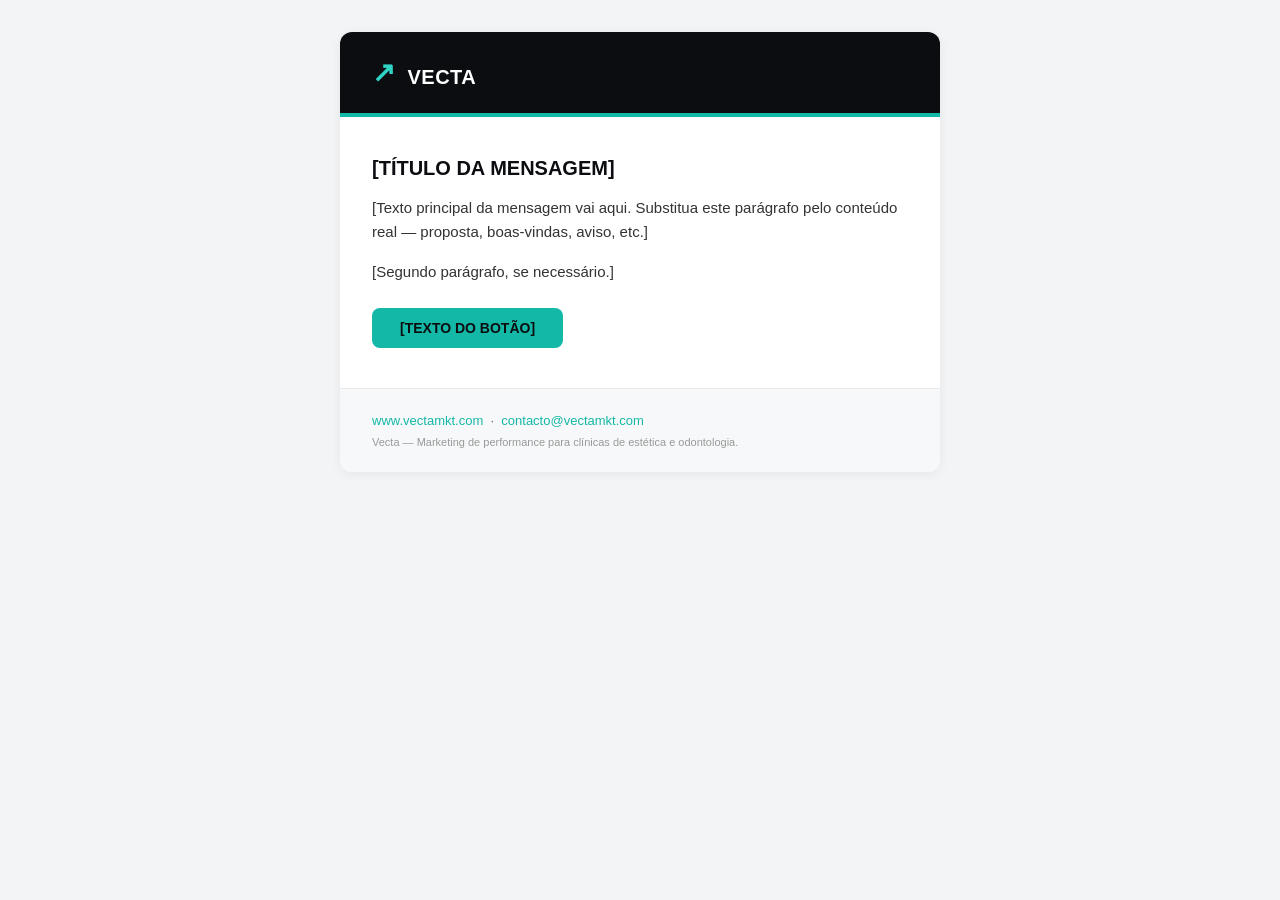
<file: brand/email-template.html>
<!DOCTYPE html>
<html lang="pt-BR">
<head>
<meta charset="UTF-8">
<title>Vecta — Template de E-mail</title>
</head>
<body style="margin:0; padding:0; background-color:#f2f4f5; font-family: Arial, Helvetica, sans-serif;">

<table role="presentation" width="100%" cellpadding="0" cellspacing="0" style="background-color:#f2f4f5; padding: 32px 0;">
  <tr>
    <td align="center">

      <table role="presentation" width="600" cellpadding="0" cellspacing="0" style="background-color:#ffffff; border-radius: 12px; overflow:hidden; box-shadow: 0 2px 12px rgba(0,0,0,0.06);">

        <!-- Cabeçalho (sem imagem — SVG não renderiza em clientes de e-mail como Gmail/Outlook) -->
        <tr>
          <td bgcolor="#0B0D11" style="background-color:#0B0D11; padding: 24px 32px;">
            <table role="presentation" cellpadding="0" cellspacing="0">
              <tr>
                <td style="vertical-align: middle;">
                  <span style="color:#2FD4C4; font-size:28px; font-weight:bold; margin-right:8px;">&#8599;</span>
                  <span style="color:#ffffff; font-size:20px; font-weight:bold; letter-spacing: 0.5px; vertical-align: middle;">VECTA</span>
                </td>
              </tr>
            </table>
          </td>
        </tr>

        <!-- Faixa de destaque -->
        <tr>
          <td bgcolor="#14B8A6" style="height:4px; background-color:#14B8A6; line-height:4px; font-size:0;">&nbsp;</td>
        </tr>

        <!-- Corpo (substituir o conteúdo abaixo pelo texto da mensagem) -->
        <tr>
          <td style="padding: 40px 32px;">
            <h1 style="margin:0 0 16px 0; font-size: 20px; color:#0B0D11;">[TÍTULO DA MENSAGEM]</h1>
            <p style="margin:0 0 16px 0; font-size: 15px; line-height: 1.6; color:#333333;">
              [Texto principal da mensagem vai aqui. Substitua este parágrafo pelo conteúdo real — proposta, boas-vindas, aviso, etc.]
            </p>
            <p style="margin:0 0 24px 0; font-size: 15px; line-height: 1.6; color:#333333;">
              [Segundo parágrafo, se necessário.]
            </p>

            <!-- Botão de ação (opcional — remover se não precisar) -->
            <table role="presentation" cellpadding="0" cellspacing="0">
              <tr>
                <td bgcolor="#14B8A6" style="border-radius: 8px; background-color:#14B8A6;">
                  <a href="[LINK_AQUI]" style="display:inline-block; padding: 12px 28px; font-size: 14px; font-weight:bold; color:#0B0D11; text-decoration:none;">
                    [TEXTO DO BOTÃO]
                  </a>
                </td>
              </tr>
            </table>
          </td>
        </tr>

        <!-- Rodapé -->
        <tr>
          <td style="background-color:#f7f8f9; padding: 24px 32px; border-top: 1px solid #eaeaea;">
            <p style="margin:0 0 8px 0; font-size: 13px; color:#666666;">
              <a href="https://www.vectamkt.com" style="color:#14B8A6; text-decoration:none;">www.vectamkt.com</a>
              &nbsp;·&nbsp;
              <a href="mailto:contacto@vectamkt.com" style="color:#14B8A6; text-decoration:none;">contacto@vectamkt.com</a>
            </p>
            <p style="margin:0; font-size: 11px; color:#999999;">
              Vecta — Marketing de performance para clínicas de estética e odontologia.
            </p>
          </td>
        </tr>

      </table>

    </td>
  </tr>
</table>

</body>
</html>
</file>
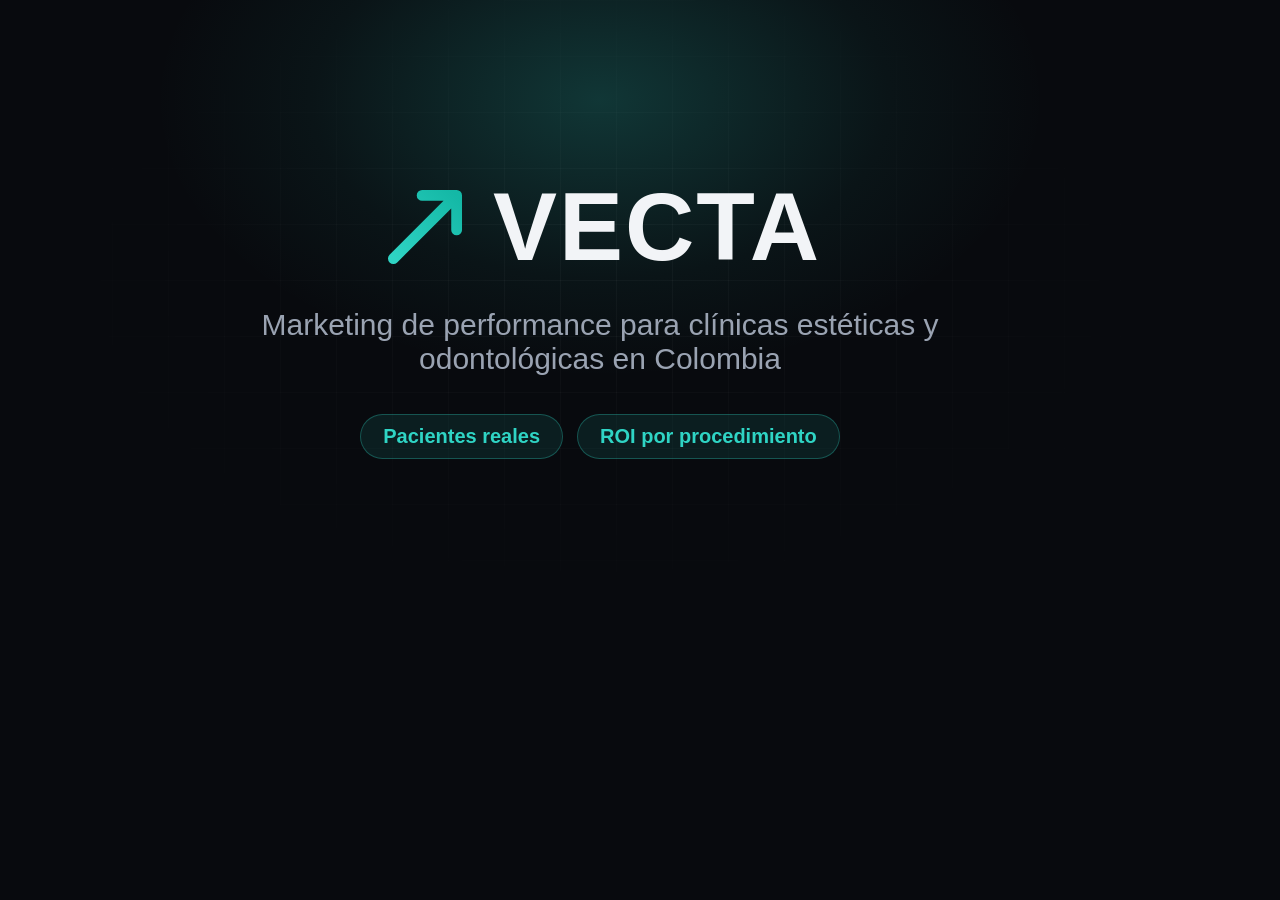
<file: brand/og-image.html>
<!DOCTYPE html>
<html><head><meta charset="UTF-8">
<style>
  * { margin:0; padding:0; box-sizing:border-box; }
  html,body { width:1200px; height:630px; overflow:hidden; background:#080A0E; font-family: Arial, sans-serif; }
  .wrap { position:relative; width:1200px; height:630px; display:flex; flex-direction:column; align-items:center; justify-content:center; }
  .glow { position:absolute; top:-180px; left:50%; transform:translateX(-50%); width:900px; height:560px;
    background: radial-gradient(ellipse at center, rgba(47,212,196,.22) 0%, rgba(47,212,196,.05) 45%, transparent 70%); }
  .grid { position:absolute; inset:0; background-image:
      linear-gradient(rgba(255,255,255,.03) 1px, transparent 1px),
      linear-gradient(90deg, rgba(255,255,255,.03) 1px, transparent 1px);
    background-size:56px 56px; mask-image: radial-gradient(ellipse at 50% 45%, black 10%, transparent 70%); }
  .logo-row { display:flex; align-items:center; gap:22px; z-index:2; }
  .word { font-size:96px; font-weight:800; letter-spacing:2px; color:#F2F4F7; }
  .tag { margin-top:26px; font-size:30px; color:#9AA3B2; z-index:2; text-align:center; max-width:820px; }
  .badge { margin-top:38px; display:flex; gap:14px; z-index:2; }
  .chip { background:rgba(47,212,196,.1); border:1px solid rgba(47,212,196,.3); color:#2FD4C4;
    font-size:20px; padding:10px 22px; border-radius:999px; font-weight:600; }
</style></head>
<body>
  <div class="wrap">
    <div class="glow"></div>
    <div class="grid"></div>
    <div class="logo-row">
      <svg width="92" height="92" viewBox="0 0 64 64" fill="none" xmlns="http://www.w3.org/2000/svg">
        <path d="M10 54L54 10M30 10H54V34" stroke="url(#g)" stroke-width="7.5" stroke-linecap="round" stroke-linejoin="round"/>
        <defs><linearGradient id="g" x1="10" y1="54" x2="54" y2="10" gradientUnits="userSpaceOnUse">
          <stop stop-color="#2FD4C4"/><stop offset="1" stop-color="#14B8A6"/>
        </linearGradient></defs>
      </svg>
      <span class="word">VECTA</span>
    </div>
    <p class="tag">Marketing de performance para clínicas estéticas y odontológicas en Colombia</p>
    <div class="badge">
      <span class="chip">Pacientes reales</span>
      <span class="chip">ROI por procedimiento</span>
    </div>
  </div>
</body></html>
</file>
<file: styles.css>
/* ==========================================================
   VECTA — sitio 2026. Tema único oscuro, a propósito.
   Proporción: ~62% obsidiana · 18% grafite · 12% marfim · 6% jade · 2% champanhe
   ========================================================== */
:root {
  --obsidiana: #07080B;
  --grafite: #0F1216;
  --onix: #171B21;
  --linha: rgba(214, 226, 222, .09);
  --linha-forte: rgba(214, 226, 222, .18);
  --marfim: #ECEAE4;
  --prata: #9AA19F;
  --jade: #2BC7AE;
  --jade-fundo: #0F7F70;
  --jade-luz: #8EF0DE;
  --jade-claro: #B5F7EA;
  --champanhe: #D6B77A;
  --alerta: #C8655A;
  --grad: linear-gradient(135deg, #0F7F70 0%, #2BC7AE 55%, #B5F7EA 100%);

  --ease: cubic-bezier(.16, 1, .3, 1);
  --sans: "Geist", ui-sans-serif, system-ui, -apple-system, "Segoe UI", Roboto, "Helvetica Neue", Arial, sans-serif;
  --serif: "Instrument Serif", "Iowan Old Style", "Palatino Linotype", Georgia, serif;
  --mono: "Geist Mono", ui-monospace, "SF Mono", SFMono-Regular, Menlo, Consolas, monospace;
  --r: 16px;
  --gut: max(16px, 4vw);
  --nav-h: 68px;
  color-scheme: dark;
}

*, *::before, *::after { box-sizing: border-box; }
html { scroll-behavior: smooth; scroll-padding-top: calc(var(--nav-h) + 12px); -webkit-text-size-adjust: 100%; }
body {
  margin: 0; background: var(--obsidiana); color: var(--marfim);
  font-family: var(--sans); font-weight: 400; font-size: 17px; line-height: 1.6;
  -webkit-font-smoothing: antialiased; text-rendering: optimizeLegibility;
  overflow-x: hidden;
}
img, svg, video, canvas { display: block; max-width: 100%; }
a { color: inherit; text-decoration: none; }
button { font: inherit; color: inherit; background: none; border: 0; cursor: pointer; padding: 0; }
ul, ol { margin: 0; padding: 0; list-style: none; }
h1, h2, h3, p, dl, dd, figure { margin: 0; }
[hidden] { display: none !important; }
::selection { background: rgba(43, 199, 174, .3); }

:focus-visible { outline: 2px solid var(--champanhe); outline-offset: 3px; border-radius: 4px; }

.container { width: 100%; max-width: 1200px; margin-inline: auto; padding-inline: var(--gut); }
.mono { font-family: var(--mono); font-variant-numeric: tabular-nums; }
.gold { color: var(--champanhe); }
.muted { color: var(--prata); }
.small { font-size: 14px; }
.skip-link { position: absolute; left: 16px; top: -60px; z-index: 200; background: var(--marfim); color: var(--obsidiana); padding: 10px 16px; border-radius: 8px; font-weight: 500; transition: top .2s; }
.skip-link:focus { top: 12px; }

/* ---------- tipografia ---------- */
h1, h2, h3 { font-weight: 500; letter-spacing: -.02em; line-height: 1.08; }
h1 { font-size: clamp(38px, 4.7vw, 66px); line-height: 1.03; }
h2 { font-size: clamp(32px, 4.2vw, 56px); max-width: 18ch; }
h1, h2, h3, .ln { text-wrap: balance; }
h2.display { font-size: clamp(40px, 6vw, 84px); max-width: none; }
h3 { font-size: 20px; line-height: 1.25; }
em { font-family: var(--serif); font-style: italic; font-weight: 400; letter-spacing: 0; color: var(--jade-luz); font-size: 1.08em; }
h3 em, p em { font-size: inherit; }
.lead { font-size: clamp(19px, 2vw, 24px); line-height: 1.45; letter-spacing: -.01em; font-weight: 400; }
.section-sub { max-width: 62ch; color: var(--prata); font-size: 18px; margin-top: 22px; }

.eyebrow {
  display: flex; align-items: center; gap: 14px;
  font-size: 12px; text-transform: uppercase; letter-spacing: .14em; color: var(--prata);
  margin-bottom: 22px;
}
.eyebrow::after { content: ""; width: 56px; height: 1px; background: var(--champanhe); transform-origin: left; flex: none; }

/* ---------- revelado de linhas (mask) — estado oculto só vem do JS (.rv) ---------- */
[data-lines] .ln { display: block; overflow: hidden; padding: .1em 0 .16em; margin: -.1em 0 -.16em; }
[data-lines] .ln-in { display: block; }
.rv[data-lines] .ln-in { transform: translateY(105%); transition: transform .8s var(--ease); transition-delay: calc(var(--i, 0) * 90ms); }
.rv.in[data-lines] .ln-in { transform: none; }
.eyebrow.rv::after { transform: scaleX(0); transition: transform .9s var(--ease) .15s; }
.eyebrow.rv.in::after { transform: scaleX(1); }
[data-fade].rv { opacity: 0; transform: translateY(14px); transition: opacity .8s var(--ease), transform .8s var(--ease); }
[data-fade].rv.in { opacity: 1; transform: none; }

/* ---------- botões ---------- */
.btn {
  position: relative; display: inline-flex; align-items: center; justify-content: center; gap: 8px;
  font-weight: 500; font-size: 15px; letter-spacing: -.005em; line-height: 1;
  padding: 14px 22px; border-radius: 999px; border: 1px solid transparent;
  transition: background-color .3s var(--ease), border-color .3s var(--ease), color .3s var(--ease), transform .3s var(--ease);
  will-change: transform; white-space: nowrap;
}
.btn::after { content: ""; position: absolute; left: 22px; right: 22px; bottom: 8px; height: 1px; background: currentColor; transform: scaleX(0); transform-origin: right; transition: transform .3s var(--ease); opacity: .7; }
.btn:hover::after { transform: scaleX(1); transform-origin: left; }
.btn-primary { background: var(--jade); color: var(--obsidiana); }
.btn-primary:hover { background: var(--jade-luz); }
.btn-ghost { border-color: var(--linha-forte); color: var(--marfim); }
.btn-ghost:hover { border-color: var(--jade); color: var(--jade-luz); }
.btn-sm { padding: 10px 16px; font-size: 14px; }
.btn-sm::after { left: 16px; right: 16px; bottom: 5px; }
.btn-lg { padding: 17px 28px; font-size: 16px; }
.btn-lg::after { bottom: 11px; left: 28px; right: 28px; }
.btn-block { display: flex; width: 100%; }
.link-arrow { position: relative; display: inline-flex; align-items: center; gap: 8px; font-weight: 500; font-size: 15px; padding: 6px 0; }
.link-arrow::before { content: ""; position: absolute; left: 0; right: 22px; bottom: 2px; height: 1px; background: var(--jade); transform: scaleX(0); transform-origin: right; transition: transform .3s var(--ease); }
.link-arrow::after { content: "→"; color: var(--jade); transition: transform .3s var(--ease); }
.link-arrow:hover::before { transform: scaleX(1); transform-origin: left; }
.link-arrow:hover::after { transform: translateX(3px); }

/* ---------- cartões com luz que segue o ponteiro ---------- */
.card { position: relative; overflow: hidden; background: var(--grafite); border: 1px solid var(--linha); border-radius: var(--r); transition: border-color .3s var(--ease); }
.card::before {
  content: ""; position: absolute; inset: 0; border-radius: inherit; pointer-events: none; opacity: 0; transition: opacity .3s var(--ease);
  background: radial-gradient(220px circle at var(--mx, 50%) var(--my, 50%), rgba(43, 199, 174, .16), transparent 70%);
}
.card:hover::before { opacity: 1; }
.card:hover { border-color: var(--linha-forte); }
.card > * { position: relative; z-index: 1; }

/* ---------- header ---------- */
.nav { position: fixed; inset: 0 0 auto 0; z-index: 100; height: var(--nav-h); border-bottom: 1px solid transparent; transition: background-color .3s var(--ease), border-color .3s var(--ease); }
.nav.scrolled { background: var(--grafite); border-bottom-color: var(--linha); }
.nav-inner { height: 100%; display: flex; align-items: center; justify-content: space-between; gap: 24px; }
.lockup { display: inline-flex; align-items: center; gap: 12px; flex: none; }
.lockup-mark { height: 34px; width: 34px; overflow: visible; }
.lockup-word { height: 16px; width: auto; overflow: visible; }
.nav-links { display: flex; align-items: center; gap: clamp(14px, 1.8vw, 28px); }
.nav-links a { position: relative; font-size: 14.5px; color: var(--prata); padding: 6px 0; transition: color .3s var(--ease); white-space: nowrap; }
.nav-links a::after { content: ""; position: absolute; left: 0; right: 0; bottom: 1px; height: 1px; background: var(--jade); transform: scaleX(0); transform-origin: right; transition: transform .3s var(--ease); }
.nav-links a:hover { color: var(--marfim); }
.nav-links a:hover::after { transform: scaleX(1); transform-origin: left; }
.nav-actions { display: flex; align-items: center; gap: 12px; flex: none; }
.lang { font-family: var(--mono); font-size: 12px; letter-spacing: .12em; padding: 8px 10px; border: 1px solid var(--linha-forte); border-radius: 8px; color: var(--prata); transition: color .3s, border-color .3s; }
.lang:hover { color: var(--marfim); border-color: var(--jade); }
.menu-toggle { display: none; width: 40px; height: 40px; position: relative; border: 1px solid var(--linha-forte); border-radius: 10px; }
.menu-toggle span { position: absolute; left: 11px; right: 11px; height: 1.5px; background: var(--marfim); transition: transform .3s var(--ease), top .3s var(--ease); }
.menu-toggle span:first-child { top: 15px; }
.menu-toggle span:last-child { top: 23px; }
.menu-toggle[aria-expanded="true"] span:first-child { top: 19px; transform: rotate(45deg); }
.menu-toggle[aria-expanded="true"] span:last-child { top: 19px; transform: rotate(-45deg); }
.mobile-menu { position: absolute; top: var(--nav-h); left: 0; right: 0; background: var(--grafite); border-bottom: 1px solid var(--linha); padding: 12px var(--gut) 24px; display: flex; flex-direction: column; }
.mobile-menu a:not(.btn) { padding: 14px 0; border-bottom: 1px solid var(--linha); font-size: 17px; }
.mobile-menu .btn { margin-top: 18px; }

/* ---------- logo: animação de entrada ---------- */
.nav .mk-stroke { stroke-dasharray: 1 2; stroke-dashoffset: 1.02; animation: mkDraw 1.1s var(--ease) .1s forwards; }
.nav .mk-arrow { transform-box: fill-box; transform-origin: center; animation: mkArrow .5s var(--ease) .9s backwards; }
@keyframes mkDraw { to { stroke-dashoffset: 0; } }
@keyframes mkArrow { from { opacity: 0; transform: scale(.4); } to { opacity: 1; transform: scale(1); } }

/* ---------- seções ---------- */
.sec { position: relative; padding-block: clamp(76px, 10vw, 140px); }
.sec-alt { background: var(--grafite); }
.sec > .container { position: relative; z-index: 1; }

/* texturas muito sutis; sem o arquivo, sobra só o degradê */
.tex::before { content: ""; position: absolute; inset: 0; z-index: 0; pointer-events: none; opacity: .55; }
.tex-sistema::before {
  background: linear-gradient(rgba(15, 18, 22, .86), rgba(15, 18, 22, .94)), url("assets/textura-sistema.jpg") center / cover no-repeat,
              radial-gradient(60% 50% at 85% 10%, rgba(15, 127, 112, .22), transparent 70%);
}
.tex-ia::before {
  background: linear-gradient(rgba(15, 18, 22, .86), rgba(15, 18, 22, .94)), url("assets/textura-ia.jpg") center / cover no-repeat,
              radial-gradient(55% 50% at 10% 20%, rgba(43, 199, 174, .14), transparent 70%);
}
.tex-nosotros::before {
  background: linear-gradient(rgba(7, 8, 11, .88), rgba(7, 8, 11, .95)), url("assets/textura-nosotros.jpg") center / cover no-repeat,
              radial-gradient(60% 50% at 90% 90%, rgba(214, 183, 122, .08), transparent 70%);
}

/* ---------- hero ---------- */
.hero { position: relative; min-height: min(100svh, 920px); display: flex; align-items: center; padding: calc(var(--nav-h) + 56px) 0 72px; overflow: hidden; isolation: isolate; }
.hero-bg { position: absolute; inset: 0; z-index: -1; }
.hero-bg canvas, .hero-bg video { position: absolute; inset: 0; width: 100%; height: 100%; }
.hero-bg video { object-fit: cover; opacity: 0; transition: opacity 1.2s ease; }
.hero-bg video.ready { opacity: .32; }
.hero-shade { position: absolute; inset: 0; background:
  radial-gradient(70% 60% at 78% 40%, rgba(7, 8, 11, 0) 0%, rgba(7, 8, 11, .55) 100%),
  linear-gradient(180deg, rgba(7, 8, 11, .55) 0%, rgba(7, 8, 11, .35) 40%, var(--obsidiana) 100%); }
.hero-inner { display: grid; grid-template-columns: minmax(0, 1.05fr) minmax(0, .95fr); gap: clamp(32px, 5vw, 80px); align-items: center; }
.hero .eyebrow { margin-bottom: 26px; }
.hero h1 { margin-bottom: 26px; }
.hero-sub { font-size: clamp(17px, 1.5vw, 19px); color: var(--prata); max-width: 54ch; }
.hero-cta { display: flex; align-items: center; flex-wrap: wrap; gap: 14px 28px; margin-top: 34px; }
.hero-chips { display: flex; flex-wrap: wrap; gap: 14px 36px; margin-top: 44px; padding-top: 24px; border-top: 1px solid var(--linha); }
.hero-chips dt { font-size: 15px; color: var(--marfim); letter-spacing: .04em; }
.hero-chips dd { font-size: 13.5px; color: var(--prata); line-height: 1.3; margin-top: 2px; }

.hero-dash { min-width: 0; }
.demo-label { display: flex; align-items: center; gap: 10px; font-size: 11.5px; text-transform: uppercase; letter-spacing: .14em; color: var(--prata); margin-bottom: 12px; }
.demo-label i { width: 6px; height: 6px; border-radius: 50%; background: var(--champanhe); }
.dash { background: var(--grafite); border: 1px solid var(--linha-forte); border-radius: 18px; overflow: hidden; font-size: 13px; }
.dash-top { display: flex; align-items: center; gap: 12px; padding: 12px 16px; border-bottom: 1px solid var(--linha); }
.dash-dots { display: flex; gap: 5px; }
.dash-dots i { width: 8px; height: 8px; border-radius: 50%; background: var(--linha-forte); }
.dash-title { flex: 1; font-size: 12px; color: var(--prata); white-space: nowrap; overflow: hidden; text-overflow: ellipsis; }
.dash-live { display: flex; align-items: center; gap: 6px; font-size: 11px; color: var(--jade); text-transform: uppercase; letter-spacing: .1em; }
.dash-live i { width: 6px; height: 6px; border-radius: 50%; background: var(--jade); animation: liveDot 2.4s ease-in-out infinite; }
@keyframes liveDot { 50% { opacity: .35; } }
.dash-metrics { display: grid; grid-template-columns: repeat(3, 1fr); gap: 1px; background: var(--linha); border-bottom: 1px solid var(--linha); }
.dash-m { background: var(--grafite); padding: 14px 14px 12px; display: flex; flex-direction: column; gap: 4px; min-width: 0; }
.dash-m-main { background: var(--onix); }
.dash-l { font-size: 10.5px; text-transform: uppercase; letter-spacing: .1em; color: var(--prata); }
.dash-m b { font-size: 26px; font-weight: 500; letter-spacing: -.02em; line-height: 1.1; }
.dash-m small { font-size: 10.5px; color: var(--prata); }
.dash-m small.up { color: var(--jade); }
.dash-chart { padding: 14px 16px 12px; border-bottom: 1px solid var(--linha); }
.dash-ch { display: flex; justify-content: space-between; gap: 12px; margin-bottom: 12px; }
.dim { font-size: 10.5px; color: var(--prata); opacity: .75; }
.dash-bars { display: flex; align-items: flex-end; gap: 6px; height: 64px; }
.dash-bars > div { flex: 1; height: 100%; display: flex; flex-direction: column; justify-content: flex-end; align-items: center; gap: 5px; }
.dash-bars i { width: 100%; height: var(--h); min-height: 3px; background: rgba(43, 199, 174, .26); border-radius: 3px 3px 0 0; transform-origin: bottom; animation: barUp 1s var(--ease) .5s backwards; }
.dash-bars .on i { background: var(--jade); }
.dash-bars span { font-size: 9px; color: var(--prata); opacity: .7; line-height: 1; }
@keyframes barUp { from { transform: scaleY(0); } }
.dash-table { padding: 12px 16px 14px; }
.dash-table table { width: 100%; border-collapse: collapse; margin-top: 8px; }
.dash-table th { font-weight: 500; font-size: 10px; text-transform: uppercase; letter-spacing: .08em; color: var(--prata); text-align: center; padding: 4px 4px 8px; }
.dash-table th:first-child, .dash-table td:first-child { text-align: left; }
.dash-table td { padding: 8px 4px; border-top: 1px solid var(--linha); text-align: center; font-size: 12.5px; }
.dash-table td:first-child { display: flex; align-items: center; gap: 8px; font-family: var(--sans); }
.dash-table td i { width: 6px; height: 6px; border-radius: 50%; flex: none; }

/* ---------- problema ---------- */
.problem-body { display: grid; grid-template-columns: minmax(0, 1fr) minmax(0, 1fr); gap: clamp(24px, 5vw, 80px); margin-top: clamp(36px, 5vw, 64px); padding-top: 36px; border-top: 1px solid var(--linha); align-items: start; }
.problem-body .lead { max-width: 20ch; font-size: clamp(22px, 2.5vw, 32px); font-weight: 500; letter-spacing: -.02em; }
.problem-body .muted { font-size: 18px; max-width: 58ch; }

/* ---------- sistema (sticky) ---------- */
.sys { display: grid; grid-template-columns: minmax(0, 400px) minmax(0, 1fr); gap: clamp(32px, 6vw, 96px); margin-top: clamp(40px, 6vw, 72px); align-items: stretch; }
.sys-visual { position: relative; }
.phone-sticky { position: sticky; top: max(calc(var(--nav-h) + 16px), calc(50vh - 300px)); }
.phone { position: relative; width: min(100%, 320px); height: 590px; margin-inline: auto; background: var(--obsidiana); border: 1px solid var(--linha-forte); border-radius: 38px; padding: 14px; display: flex; flex-direction: column; }
.phone-notch { width: 84px; height: 5px; border-radius: 4px; background: var(--onix); margin: 2px auto 10px; }
.phone-bar { display: flex; justify-content: space-between; gap: 8px; font-size: 10.5px; letter-spacing: .1em; text-transform: uppercase; color: var(--prata); padding: 0 8px 10px; }
.sim { color: var(--champanhe); border: 1px solid rgba(214, 183, 122, .4); padding: 1px 7px; border-radius: 999px; font-family: var(--mono); font-size: 10px; letter-spacing: .12em; text-transform: uppercase; white-space: nowrap; }
.phone-screen { position: relative; flex: 1; background: var(--grafite); border: 1px solid var(--linha); border-radius: 26px; overflow: hidden; }
.scene { position: absolute; inset: 0; padding: 20px 16px; display: flex; flex-direction: column; gap: 14px; opacity: 0; visibility: hidden; transform: translateY(10px); transition: opacity .4s var(--ease), transform .5s var(--ease), visibility 0s linear .5s; }
.sys[data-scene="1"] .scene-1, .sys[data-scene="2"] .scene-2, .sys[data-scene="3"] .scene-3, .sys[data-scene="4"] .scene-4 { opacity: 1; visibility: visible; transform: none; transition-delay: 0s; }
.scene-kicker { font-size: 11px; letter-spacing: .14em; text-transform: uppercase; color: var(--prata); }
.s-search { display: flex; align-items: center; gap: 10px; padding: 11px 14px; border: 1px solid var(--linha-forte); border-radius: 999px; background: var(--obsidiana); font-size: 13px; }
.s-search svg { width: 17px; height: 17px; color: var(--prata); flex: none; }
.s-search b { font-weight: 400; line-height: 1.3; }
.s-result { padding: 14px; border: 1px solid rgba(43, 199, 174, .35); border-radius: 14px; background: rgba(15, 127, 112, .1); display: flex; flex-direction: column; gap: 4px; }
.s-result small { font-size: 10px; letter-spacing: .12em; text-transform: uppercase; color: var(--jade); }
.s-result strong { font-size: 15px; font-weight: 500; line-height: 1.3; }
.s-result p { font-size: 13px; color: var(--prata); line-height: 1.45; }
.s-ghost { display: flex; flex-direction: column; gap: 10px; padding: 8px 14px; }
.s-ghost i { height: 8px; border-radius: 4px; background: var(--onix); }
.s-ghost i:nth-child(1) { width: 70%; } .s-ghost i:nth-child(2) { width: 90%; } .s-ghost i:nth-child(3) { width: 55%; }
.chat-head { display: flex; align-items: center; gap: 10px; padding-bottom: 12px; border-bottom: 1px solid var(--linha); }
.chat-av { width: 34px; height: 34px; border-radius: 50%; background: var(--jade-fundo); display: grid; place-items: center; font-weight: 600; font-size: 14px; }
.chat-head strong { display: block; font-size: 14px; font-weight: 500; line-height: 1.2; }
.chat-head small { font-size: 11px; color: var(--jade); }
.chat-body { display: flex; flex-direction: column; gap: 9px; }
.bubble { font-size: 13px; line-height: 1.45; padding: 10px 13px; border-radius: 14px; max-width: 86%; }
.bubble.in { background: var(--onix); border-bottom-left-radius: 4px; align-self: flex-start; }
.bubble.out { background: var(--jade-fundo); border-bottom-right-radius: 4px; align-self: flex-end; }
.qual { margin-top: auto; padding: 12px; border: 1px dashed var(--linha-forte); border-radius: 12px; display: flex; flex-direction: column; gap: 8px; }
.qual > span { font-size: 10px; letter-spacing: .12em; text-transform: uppercase; color: var(--prata); }
.qual div { display: flex; flex-wrap: wrap; gap: 6px; }
.chip { font-style: normal; font-family: var(--sans); font-size: 11.5px; color: var(--jade-luz); border: 1px solid rgba(43, 199, 174, .35); padding: 3px 10px; border-radius: 999px; letter-spacing: 0; }
.cal-head { display: flex; justify-content: space-between; align-items: baseline; font-size: 15px; font-weight: 500; }
.cal-head strong { font-size: 12px; font-weight: 400; color: var(--prata); letter-spacing: .1em; text-transform: uppercase; }
.cal-days { display: grid; grid-template-columns: repeat(5, 1fr); gap: 6px; }
.cal-days span { text-align: center; padding: 12px 0; border: 1px solid var(--linha); border-radius: 10px; font-size: 15px; color: var(--prata); }
.cal-days .on { border-color: var(--champanhe); color: var(--marfim); }
.appt { display: flex; gap: 12px; align-items: center; padding: 14px; border-radius: 14px; background: rgba(15, 127, 112, .12); border: 1px solid rgba(43, 199, 174, .35); }
.appt svg { width: 26px; height: 26px; color: var(--jade); flex: none; }
.appt strong { display: block; font-size: 14px; font-weight: 500; }
.appt small { font-size: 11.5px; color: var(--jade-luz); }
.s-note { font-size: 12.5px; color: var(--prata); }
.rev-head { font-size: 12px; text-transform: uppercase; letter-spacing: .1em; color: var(--prata); }
.rev-val { font-size: 40px; font-weight: 500; letter-spacing: -.03em; color: var(--champanhe); line-height: 1; }
.rev-cap { font-size: 13px; color: var(--prata); }
.mini-bars { display: flex; align-items: flex-end; gap: 6px; height: 110px; margin-top: auto; }
.mini-bars i { flex: 1; height: var(--h); background: rgba(43, 199, 174, .28); border-radius: 3px 3px 0 0; }
.mini-bars i:last-child { background: var(--jade); }
.rev-foot { display: flex; justify-content: space-between; align-items: baseline; padding-top: 12px; border-top: 1px solid var(--linha); font-size: 12px; color: var(--prata); letter-spacing: .1em; }
.rev-foot strong { font-size: 22px; font-weight: 500; letter-spacing: 0; }

.sys-steps { display: flex; flex-direction: column; gap: 22px; }
.sys-step { padding: clamp(24px, 3vw, 36px); display: flex; flex-direction: column; gap: 12px; }
.step-n { font-size: 12px; letter-spacing: .14em; color: var(--champanhe); }
.sys-step h3 { font-size: clamp(24px, 2.6vw, 32px); }
.step-sub { font-family: var(--serif); font-style: italic; font-size: 21px; color: var(--jade-luz); line-height: 1.25; }
.sys-step p:not(.step-sub) { color: var(--prata); max-width: 54ch; }
.chips { display: flex; flex-wrap: wrap; gap: 8px; margin-top: 6px; }
.chips span { font-size: 12.5px; color: var(--prata); border: 1px solid var(--linha-forte); padding: 4px 12px; border-radius: 999px; }
@media (min-width: 901px) {
  .js .sys-step { min-height: 62vh; justify-content: center; transition: opacity .4s var(--ease), border-color .3s var(--ease); opacity: .42; }
  .js .sys-step.is-active { opacity: 1; border-color: var(--linha-forte); }
  .sys-steps { gap: 28px; padding-block: 8vh; }
}

/* ---------- serviços ---------- */
.serv-grid { display: grid; grid-template-columns: repeat(4, minmax(0, 1fr)); gap: 16px; margin-top: clamp(40px, 5vw, 64px); }
.serv { padding: 28px 24px 30px; display: flex; flex-direction: column; gap: 12px; min-height: 230px; }
.ico { width: 30px; height: 30px; color: var(--jade); margin-bottom: 10px; }
.serv h3 { font-size: 19px; }
.serv p { color: var(--prata); font-size: 15px; line-height: 1.55; }
.tag { position: absolute !important; top: 20px; right: 20px; font-size: 10px; letter-spacing: .14em; text-transform: uppercase; color: var(--champanhe); border: 1px solid rgba(214, 183, 122, .45); border-radius: 999px; padding: 3px 9px; line-height: 1.4; }

/* ---------- IA ---------- */
.ia-grid { display: grid; grid-template-columns: minmax(0, 1fr) minmax(0, 1fr); gap: clamp(28px, 5vw, 72px); margin-top: clamp(36px, 5vw, 60px); align-items: start; }
.ia-copy .lead { max-width: 34ch; }
.ia-copy .small { margin-top: 18px; max-width: 54ch; }
.ia-points { display: flex; flex-direction: column; gap: 12px; margin-top: 32px; }
.ia-points li { padding: 20px 22px; display: grid; grid-template-columns: 34px 1fr; column-gap: 8px; row-gap: 4px; }
.pt-n { font-size: 12px; letter-spacing: .14em; color: var(--champanhe); padding-top: 3px; }
.ia-points h3 { font-size: 17px; }
.ia-points p { grid-column: 2; color: var(--prata); font-size: 15px; line-height: 1.5; }
.ia-chat { padding: 0; position: sticky; top: calc(var(--nav-h) + 24px); }
.ia-chat-head { display: flex; justify-content: space-between; align-items: center; padding: 14px 20px; border-bottom: 1px solid var(--linha); font-size: 11.5px; letter-spacing: .14em; text-transform: uppercase; color: var(--prata); }
.ia-chat-body { padding: 24px 20px 26px; display: flex; flex-direction: column; gap: 14px; }
.ia-chat-body .bubble { font-size: 15px; max-width: 92%; padding: 13px 16px; border-radius: 16px; }
.bubble.q { align-self: flex-end; background: var(--jade-fundo); border-bottom-right-radius: 4px; }
.bubble.a { align-self: flex-start; background: var(--onix); border-bottom-left-radius: 4px; display: flex; flex-direction: column; gap: 12px; }
.bubble.a ol { display: flex; flex-direction: column; gap: 8px; counter-reset: c; }
.bubble.a li { counter-increment: c; display: grid; grid-template-columns: 22px 1fr; padding: 10px 12px; border: 1px solid var(--linha); border-radius: 10px; background: rgba(7, 8, 11, .35); }
.bubble.a li::before { content: counter(c); font-family: var(--mono); color: var(--prata); font-size: 12px; padding-top: 3px; }
.bubble.a li b { font-weight: 500; grid-column: 2; }
.bubble.a li span { grid-column: 2; font-size: 13px; color: var(--prata); }
.absent { align-self: flex-start; font-size: 12px; color: var(--prata); border: 1px dashed var(--linha-forte); border-radius: 12px; padding: 12px 16px; letter-spacing: .02em; }
.absent::before { content: "— "; color: var(--champanhe); }

/* ---------- nosotros ---------- */
.nos-text { margin-top: clamp(28px, 4vw, 48px); max-width: 70ch; }
.pillars { display: grid; grid-template-columns: repeat(3, minmax(0, 1fr)); gap: 16px; margin-top: clamp(36px, 5vw, 60px); }
.pillar { padding: 28px 26px 32px; display: flex; flex-direction: column; gap: 10px; }
.pillar p { color: var(--prata); font-size: 15.5px; }
.founders { display: grid; grid-template-columns: repeat(2, minmax(0, 340px)); gap: 16px; margin-top: 16px; }
.founder { padding: 14px 14px 20px; }
.founder-photo { aspect-ratio: 4 / 5; border-radius: 12px; background: var(--onix) linear-gradient(160deg, rgba(43, 199, 174, .08), transparent 60%); margin-bottom: 16px; }
.founder h3 { font-size: 18px; }

/* ---------- timeline ---------- */
.tl { position: relative; margin-top: clamp(40px, 5vw, 64px); max-width: 820px; padding-left: 56px; --p: 0; }
.tl-line { position: absolute; left: 11px; top: 8px; bottom: 8px; width: 1px; background: var(--linha-forte); }
.tl-line i { position: absolute; inset: 0; background: var(--grad); width: 1px; transform-origin: top; transform: scaleY(var(--p)); }
.tl-item { position: relative; display: grid; grid-template-columns: 56px 1fr; gap: 8px; padding-bottom: clamp(30px, 4vw, 52px); }
.tl-item:last-child { padding-bottom: 0; }
.tl-dot { position: absolute; left: -51px; top: 9px; width: 11px; height: 11px; border-radius: 50%; background: var(--grafite); border: 1px solid var(--linha-forte); transition: background-color .4s var(--ease), border-color .4s var(--ease); }
.tl-item.on .tl-dot { background: var(--jade); border-color: var(--jade); }
.tl-n { font-size: 13px; letter-spacing: .12em; color: var(--champanhe); padding-top: 4px; }
.tl-item h3 { font-size: clamp(21px, 2.2vw, 26px); }
.tl-item p { color: var(--prata); margin-top: 6px; max-width: 58ch; }

/* ---------- calculadora ---------- */
.roi { margin-top: clamp(36px, 5vw, 56px); display: grid; grid-template-columns: minmax(0, 1.1fr) minmax(0, .9fr); }
.roi-controls { padding: clamp(24px, 3.5vw, 44px); display: flex; flex-direction: column; gap: 30px; border-right: 1px solid var(--linha); }
.roi-head { display: flex; justify-content: space-between; align-items: baseline; gap: 16px; margin-bottom: 14px; }
.roi-head label { font-size: 15px; color: var(--marfim); }
.roi-head output { font-size: 19px; color: var(--marfim); }
.roi-range { display: flex; justify-content: space-between; font-size: 11.5px; color: var(--prata); margin-top: 8px; }
input[type="range"] { -webkit-appearance: none; appearance: none; width: 100%; height: 22px; background: transparent; cursor: pointer; --range-progress: 30%; }
input[type="range"]::-webkit-slider-runnable-track { height: 2px; border-radius: 2px; background: linear-gradient(90deg, var(--jade) var(--range-progress), var(--linha-forte) var(--range-progress)); }
input[type="range"]::-moz-range-track { height: 2px; border-radius: 2px; background: var(--linha-forte); }
input[type="range"]::-moz-range-progress { height: 2px; background: var(--jade); }
input[type="range"]::-webkit-slider-thumb { -webkit-appearance: none; width: 18px; height: 18px; margin-top: -8px; border-radius: 50%; background: var(--marfim); border: 0; transition: transform .3s var(--ease); }
input[type="range"]::-moz-range-thumb { width: 18px; height: 18px; border-radius: 50%; background: var(--marfim); border: 0; }
input[type="range"]:hover::-webkit-slider-thumb { transform: scale(1.1); }
.roi-result { padding: clamp(24px, 3.5vw, 44px); background: var(--onix); display: flex; flex-direction: column; gap: 22px; }
.roi-kicker { font-size: 11.5px; letter-spacing: .14em; text-transform: uppercase; color: var(--prata); }
.roi-main { display: flex; flex-direction: column; gap: 2px; }
.roi-main > span { color: var(--prata); font-size: 15px; }
.roi-main strong { font-size: clamp(38px, 4.6vw, 56px); font-weight: 500; letter-spacing: -.03em; line-height: 1.1; }
.roi-main small { color: var(--prata); font-size: 14px; }
.roi-grid { display: grid; grid-template-columns: 1fr 1fr; gap: 16px; padding-top: 20px; border-top: 1px solid var(--linha); }
.roi-grid span { display: block; font-size: 13px; color: var(--prata); line-height: 1.35; margin-bottom: 6px; }
.roi-grid strong { font-size: 24px; font-weight: 500; }
.roi-disc { font-size: 13px; color: var(--prata); margin-top: auto; }
.roi-note { margin-top: 28px; max-width: 70ch; font-size: 15.5px; }
.section-cta { margin-top: 36px; }

/* ---------- para quién ---------- */
.pq-grid { display: grid; grid-template-columns: 1fr 1fr; gap: 16px; margin-top: clamp(32px, 4vw, 52px); }
.pq { padding: clamp(24px, 3vw, 36px); }
.pq h3 { margin-bottom: 18px; font-size: 22px; }
.pq-list { display: flex; flex-direction: column; gap: 14px; }
.pq-list li { position: relative; padding-left: 28px; color: var(--prata); font-size: 16px; line-height: 1.5; }
.pq-list li::before { content: ""; position: absolute; left: 0; top: .62em; width: 14px; height: 1px; background: var(--jade); }
.pq-list.no li::before { background: var(--prata); opacity: .6; }

/* ---------- planes ---------- */
.plans { display: grid; grid-template-columns: repeat(4, minmax(0, 1fr)); gap: 14px; margin-top: clamp(40px, 5vw, 60px); align-items: stretch; }
.plan { padding: 30px 24px 26px; display: flex; flex-direction: column; }
.plan h3 { font-size: 22px; }
.price { font-size: clamp(30px, 3vw, 38px); font-weight: 500; letter-spacing: -.03em; margin: 14px 0 8px; line-height: 1.1; }
.price span { font-size: 14px; color: var(--prata); font-weight: 400; letter-spacing: 0; margin-left: 4px; }
.plan-for { font-size: 14.5px; color: var(--prata); min-height: 3.1em; }
.plan ul { margin: 22px 0 26px; padding-top: 20px; border-top: 1px solid var(--linha); display: flex; flex-direction: column; gap: 11px; flex: 1; }
.plan li { position: relative; padding-left: 20px; font-size: 14.5px; line-height: 1.45; }
.plan li::before { content: ""; position: absolute; left: 0; top: .6em; width: 9px; height: 1px; background: var(--jade); }
.plan-featured { border-color: var(--champanhe); }
.plan-featured:hover { border-color: var(--champanhe); }
.plan-tag { position: absolute !important; top: 0; right: 20px; transform: translateY(-50%); background: var(--champanhe); color: var(--obsidiana); font-size: 10.5px; letter-spacing: .14em; text-transform: uppercase; padding: 4px 11px; border-radius: 999px; font-weight: 500; z-index: 2; }
.plan-tag-soft { background: var(--obsidiana); color: var(--prata); border: 1px solid var(--linha-forte); }
.card.plan { overflow: visible; }
.plan-roi-note { font-size: 12.5px; color: var(--prata); margin-bottom: 18px; line-height: 1.5; }
.plan-scarcity { margin-top: 36px; max-width: 76ch; font-size: 15.5px; }
.guarantee { margin-top: 18px; max-width: 76ch; font-size: 16px; color: var(--marfim); padding-left: 16px; border-left: 1px solid var(--champanhe); }
.guar-box { margin-top: 44px; padding: clamp(24px, 3vw, 36px); display: flex; gap: 24px; align-items: flex-start; }
.guar-ico { width: 48px; height: 48px; color: var(--champanhe); flex: none; }
.guar-box h3 { font-size: 22px; margin-bottom: 8px; }
.guar-box p { color: var(--prata); max-width: 70ch; }

/* ---------- FAQ ---------- */
.faq-wrap { max-width: 920px; }
.faq-list { margin-top: clamp(32px, 4vw, 52px); border-top: 1px solid var(--linha-forte); }
.faq-item { border-bottom: 1px solid var(--linha-forte); }
.faq-item h3 { font-size: inherit; letter-spacing: 0; font-weight: 400; }
.faq-q { width: 100%; text-align: left; display: flex; justify-content: space-between; align-items: center; gap: 24px; padding: 24px 0; font-size: clamp(17px, 1.7vw, 20px); font-weight: 500; letter-spacing: -.01em; line-height: 1.35; transition: color .3s var(--ease); }
.faq-q::after { content: ""; flex: none; width: 12px; height: 12px; background: linear-gradient(var(--champanhe), var(--champanhe)) center / 100% 1px no-repeat, linear-gradient(var(--champanhe), var(--champanhe)) center / 1px 100% no-repeat; transition: transform .3s ease; }
.faq-q[aria-expanded="true"]::after { transform: rotate(45deg); }
.faq-q:hover { color: var(--jade-luz); }
.faq-a { display: grid; grid-template-rows: 1fr; }
.faq-a > div { overflow: hidden; min-height: 0; }
.faq-a p { color: var(--prata); padding: 0 40px 26px 0; max-width: 70ch; }
.js .faq-a { grid-template-rows: 0fr; transition: grid-template-rows .3s ease; }
.js .faq-q[aria-expanded="true"] + .faq-a { grid-template-rows: 1fr; }

/* ---------- mercado ---------- */
.metrics { display: grid; grid-template-columns: repeat(3, minmax(0, 1fr)); margin-top: clamp(32px, 4vw, 52px); border-top: 1px solid var(--linha-forte); border-bottom: 1px solid var(--linha-forte); }
.metric { padding: 34px 28px 34px 0; display: flex; flex-direction: column; gap: 12px; }
.metric + .metric { padding-left: 28px; border-left: 1px solid var(--linha); }
.metric strong { font-size: clamp(40px, 5vw, 64px); font-weight: 500; letter-spacing: -.03em; line-height: 1; }
/* números grandes: Geist com algarismos tabulares (a mono deixa o ponto e a vírgula com uma casa inteira) */
.metric strong.mono, .roi-main strong.mono, .roi-main strong .mono { font-family: var(--sans); font-variant-numeric: tabular-nums lining-nums; letter-spacing: -.035em; }
.metric span { color: var(--prata); font-size: 15px; max-width: 30ch; }
.metrics-source { margin-top: 16px; font-size: 13px; color: var(--prata); }
.metrics-source a { text-decoration: underline; text-underline-offset: 3px; text-decoration-color: var(--linha-forte); transition: color .3s; }
.metrics-source a:hover { color: var(--jade-luz); }
.errors { display: grid; grid-template-columns: repeat(3, minmax(0, 1fr)); gap: 16px; margin-top: 48px; }
.err { padding: 28px 26px 30px; display: flex; flex-direction: column; gap: 10px; }
.err p { color: var(--prata); font-size: 15px; line-height: 1.6; }

/* ---------- formulário ---------- */
.form-box { max-width: 720px; margin-inline: auto; padding: clamp(28px, 5vw, 56px); overflow: visible; }
.form-box .eyebrow { margin-bottom: 20px; }
.lead-form { display: flex; flex-direction: column; gap: 20px; margin-top: 34px; }
.form-group { display: flex; flex-direction: column; gap: 8px; }
.form-group label { font-size: 14px; color: var(--prata); }
.form-group input, .form-group select {
  width: 100%; font: inherit; font-size: 16px; color: var(--marfim); background: var(--obsidiana);
  border: 1px solid var(--linha-forte); border-radius: 12px; padding: 14px 16px; transition: border-color .3s var(--ease);
}
.form-group select { appearance: none; -webkit-appearance: none; padding-right: 44px; background-image: linear-gradient(45deg, transparent 50%, var(--prata) 50%), linear-gradient(135deg, var(--prata) 50%, transparent 50%); background-position: calc(100% - 22px) 55%, calc(100% - 16px) 55%; background-size: 6px 6px; background-repeat: no-repeat; }
.form-group select option { background: var(--grafite); color: var(--marfim); }
.form-group input::placeholder { color: rgba(154, 161, 159, .6); }
.form-group input:hover, .form-group select:hover { border-color: rgba(214, 226, 222, .3); }
.form-group input:focus-visible, .form-group select:focus-visible { outline: none; border-color: var(--champanhe); box-shadow: 0 0 0 1px var(--champanhe); }
.input-error { border-color: var(--alerta) !important; }
.field-error { color: var(--alerta); font-size: 13px; min-height: 0; }
.form-status { font-size: 14px; color: var(--jade-luz); min-height: 0; }
.wa-alt { display: flex; flex-wrap: wrap; gap: 6px 14px; align-items: center; margin-top: 22px; font-size: 15px; color: var(--prata); }
.microcopy { font-size: 13.5px; color: var(--prata); margin-top: 18px; }
.microcopy + .microcopy { margin-top: 8px; }

/* ---------- footer ---------- */
.footer { background: var(--obsidiana); border-top: 1px solid var(--linha); padding: 56px 0 48px; }
.footer-inner { display: flex; flex-direction: column; gap: 22px; }
.foot-text { color: var(--prata); font-size: 14.5px; max-width: 70ch; }
.foot-meta { display: flex; flex-wrap: wrap; gap: 12px 32px; font-size: 12px; letter-spacing: .08em; color: var(--prata); }
.foot-lang button { font-family: var(--mono); font-size: 12px; letter-spacing: .08em; color: var(--prata); padding: 4px 2px; transition: color .3s; }
.foot-lang button:hover, .foot-lang button[aria-current="true"] { color: var(--marfim); }
.foot-lang i { font-style: normal; margin: 0 8px; opacity: .5; }

/* ---------- responsivo ---------- */
@media (max-width: 1180px) {
  .nav-links { display: none; }
  .menu-toggle { display: block; }
  .serv-grid, .plans { grid-template-columns: repeat(2, minmax(0, 1fr)); }
}
@media (max-width: 900px) {
  body { font-size: 16px; }
  .hero { min-height: 0; padding-top: calc(var(--nav-h) + 40px); }
  .hero-inner, .problem-body, .ia-grid, .roi, .pq-grid { grid-template-columns: 1fr; }
  .roi-controls { border-right: 0; border-bottom: 1px solid var(--linha); }
  .sys { grid-template-columns: 1fr; }
  .sys-visual { display: none; }
  .ia-chat { position: static; }
  .pillars, .errors, .metrics { grid-template-columns: 1fr; }
  .metric { padding: 26px 0; }
  .metric + .metric { padding-left: 0; border-left: 0; border-top: 1px solid var(--linha); }
}
@media (max-width: 620px) {
  .serv-grid, .plans { grid-template-columns: 1fr; }
  .nav-actions .btn { display: none; }
  .hero-chips { gap: 14px 28px; }
  .dash-m b { font-size: 20px; }
  .dash-title { display: none; }
  .dash-metrics { grid-template-columns: repeat(3, 1fr); }
  .dash-m { padding: 12px 10px; }
  .dash-table th:nth-child(3), .dash-table td:nth-child(3) { display: none; }
  .tl { padding-left: 40px; }
  .tl-dot { left: -35px; }
  .tl-line { left: 5px; }
  .tl-item { grid-template-columns: 1fr; gap: 2px; }
  .guar-box { flex-direction: column; gap: 14px; }
  .faq-a p { padding-right: 0; }
  .founders { grid-template-columns: 1fr 1fr; }
}
@media (max-width: 380px) {
  .btn-lg { padding-inline: 20px; }
  .hero-cta { gap: 14px 20px; }
}

/* ---------- movimento reduzido: tudo vira fade curto ou nada ---------- */
@media (prefers-reduced-motion: reduce) {
  html { scroll-behavior: auto; }
  *, *::before, *::after { animation-duration: .01ms !important; animation-delay: 0s !important; animation-iteration-count: 1 !important; transition-duration: .15s !important; transition-delay: 0s !important; }
  .hero-bg video { display: none; }
}
</file>
